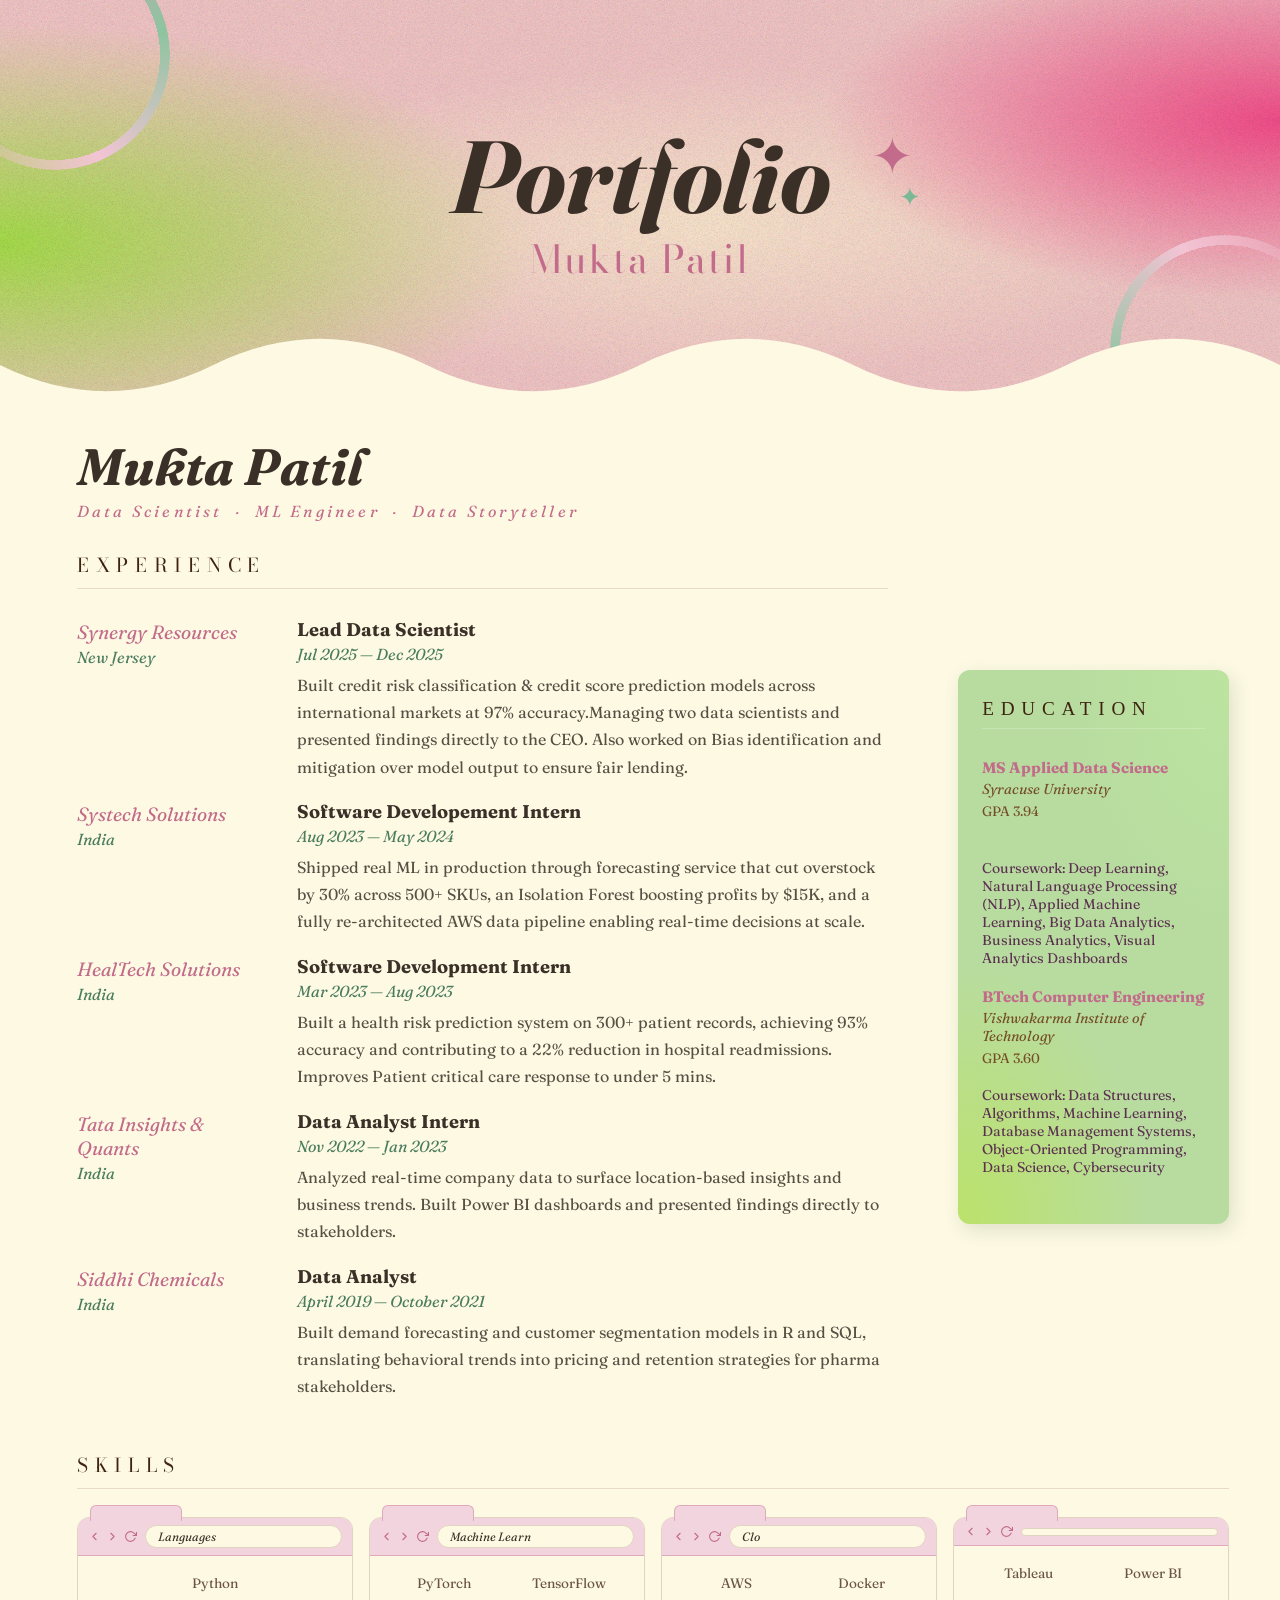
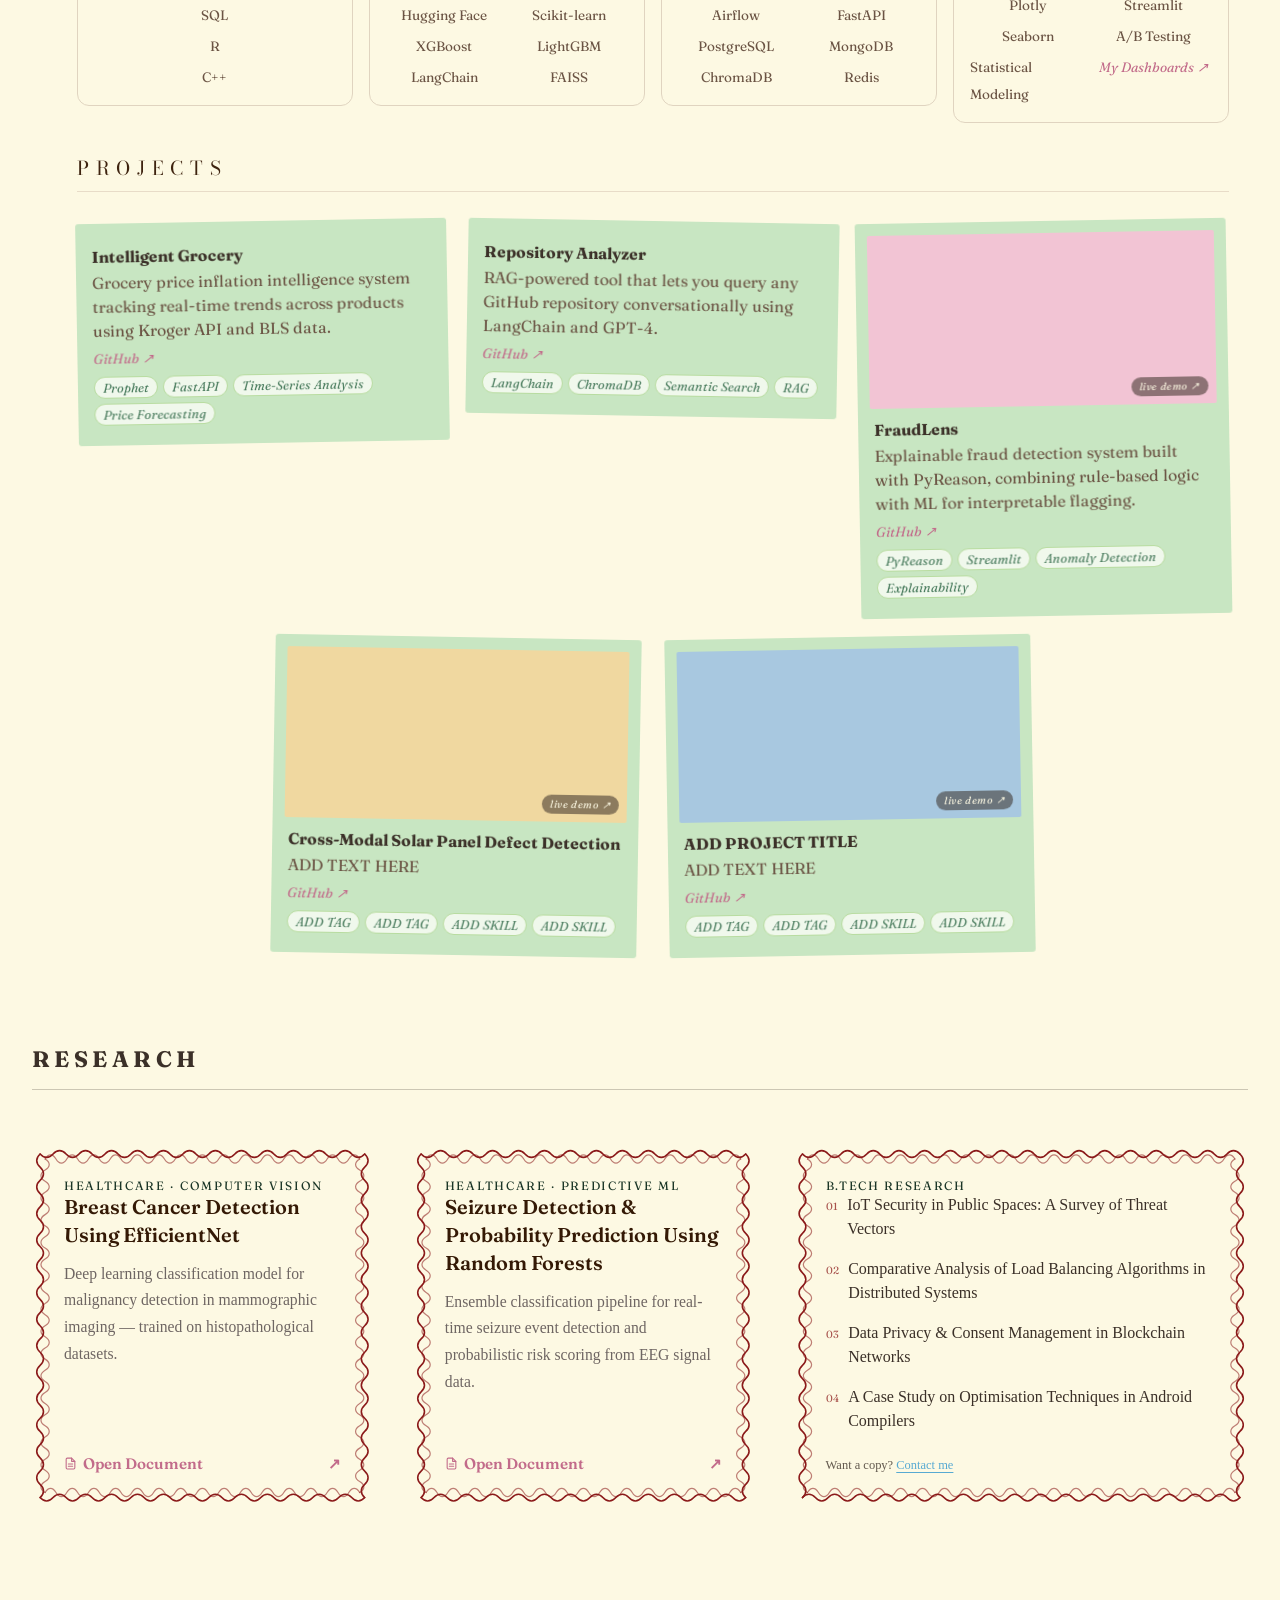
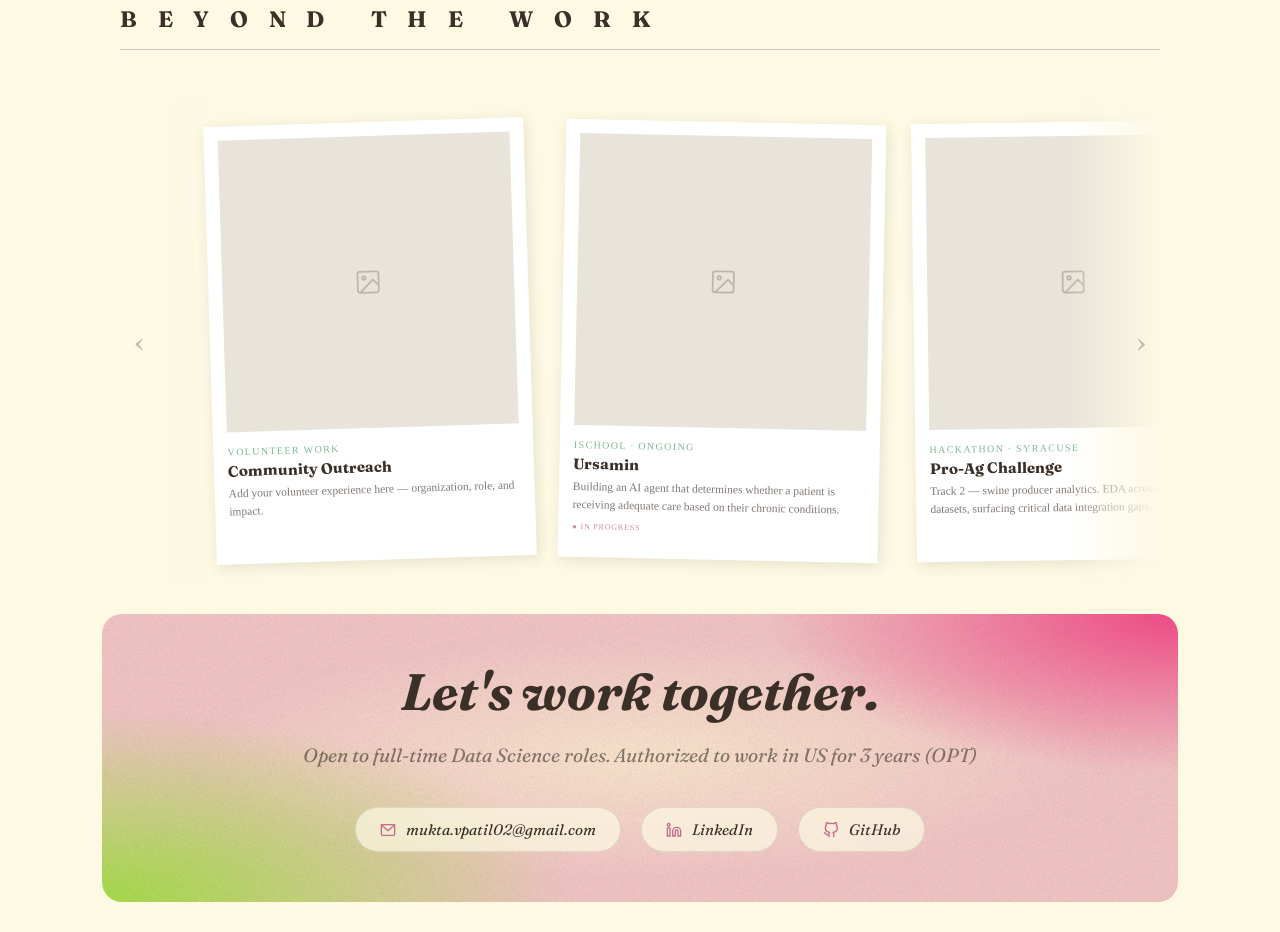
<file: index.html>
<!DOCTYPE html>
<html lang="en">
<head>
  <meta charset="UTF-8" />
  <link href="https://fonts.googleapis.com/css2?family=Fraunces:ital,wght@0,400;0,700;1,400;1,700&family=Bodoni+Moda:wght@700&display=swap" rel="stylesheet">
  <link rel="stylesheet" href="style.css">
  <!-- AOS CDN -->
<link rel="stylesheet" href="https://unpkg.com/aos@2.3.4/dist/aos.css" />
<script src="https://unpkg.com/aos@2.3.4/dist/aos.js"></script>
<script>AOS.init({ duration: 700, once: true });</script>
</head>
<body>

  <!-- ================================
       HERO START
  ================================ -->
  <section class="hero">
    <div class="ring tl"></div>
    <div class="ring br"></div>
    <div class="content">
      <div class="title-wrap">
        <h1 class="title">Portfolio<br></h1>
        <div class="sparkles">
          <span class="spark-big">✦</span>
          <span class="spark-small">✦</span>
        </div>
      </div>
      <p class="year">Mukta Patil</p>
    </div>
    <!-- wave is inside the hero so gradient flows through it -->
    <div class="wave-bottom">
      <svg viewBox="0 0 1440 70" preserveAspectRatio="none" xmlns="http://www.w3.org/2000/svg">
        <path d="M0,30 C80,65 160,65 240,30 C320,-5 400,-5 480,30 C560,65 640,65 720,30 C800,-5 880,-5 960,30 C1040,65 1120,65 1200,30 C1280,-5 1360,-5 1440,30 L1440,70 L0,70 Z" fill="#fdf9e3"/>
      </svg>
    </div>
  </section>
  <!-- HERO END -->

  <!-- ================================
       EXPERIENCE SECTION START
  ================================ -->
  <section class="experience">
    <h2 class="exp-name">Mukta Patil</h2>
<p class="exp-tagline">Data Scientist &nbsp;·&nbsp; ML Engineer &nbsp;·&nbsp; Data Storyteller</p>
    <div style="display: grid; grid-template-columns: 3fr 1fr; gap: 70px; align-items: start;">
      <div>
    <p class="exp-section-title" style = "padding: 10 px">Experience</p>

    <!-- add your experience items below this comment -->

    <div class="exp-item" data-aos="fade-up" data-aos-delay="50">
  <span class="exp-date">Synergy Resources<br><span class="exp-company">New Jersey</span></span>

  <div>
    <p class="exp-role">Lead Data Scientist </p>
    <p class="exp-company">Jul 2025 — Dec 2025</p>
    <p class="exp-desc">Built credit risk classification & credit score prediction models across  international markets at 97% accuracy.Managing two data scientists and presented findings directly to the CEO. Also worked on Bias identification and mitigation over model output to ensure fair lending.</p>
  </div>
</div>

<div class="exp-item"data-aos="fade-up" data-aos-delay="100">
  <span class="exp-date">Systech Solutions <br> <span class="exp-company">India</span></span>
  <div>
    <p class="exp-role">Software Developement Intern</p>
    <p class="exp-company">Aug 2023 — May 2024</p>
    <p class="exp-desc">Shipped real ML in production through forecasting service that cut overstock by 30% across 500+ SKUs, an Isolation Forest boosting profits by $15K, and a fully re-architected AWS data pipeline enabling real-time decisions at scale.
</p>
  </div>
</div>

<div class="exp-item"data-aos="fade-up" data-aos-delay="200">
  <span class="exp-date">HealTech Solutions<br> <span class="exp-company"> India</span></span>
  <div>
    <p class="exp-role">Software Development Intern</p>
    <p class="exp-company">Mar 2023 — Aug 2023</p>
    <p class="exp-desc">Built a health risk prediction system on 300+ patient records, achieving 93% accuracy and contributing to a 22% reduction in hospital readmissions. Improves Patient critical care response to under 5 mins.</p>
  </div>
</div>

<div class="exp-item"data-aos="fade-up" data-aos-delay="300">
  <span class="exp-date">Tata Insights &amp; Quants <br><span class="exp-company">India</span></span>
  <div>
    <p class="exp-role">Data Analyst Intern</p>
    <p class="exp-company">Nov 2022 — Jan 2023</p>
    <p class="exp-desc">Analyzed real-time company data to surface location-based insights and business trends. Built Power BI dashboards and presented findings directly to stakeholders.</p>
  </div>
</div>
<div class="exp-item"data-aos="fade-up" data-aos-delay="400">
  <span class="exp-date">Siddhi Chemicals <br><span class="exp-company">India</span></span>
  <div>
    <p class="exp-role">Data Analyst</p>
    <p class="exp-company">April 2019 — October 2021</p>
    <p class="exp-desc">Built demand forecasting and customer segmentation models in R and SQL, translating behavioral trends into pricing and retention strategies for pharma stakeholders.</p>
  </div>
</div>
</div>
 <div style="padding-top: 120px;">
  <div class="edu-card">
  <p class="exp-section-title">Education</p>

  <p class="edu-degree">MS Applied Data Science</p>
  <p class="edu-uni">Syracuse University</p>
  <p class="edu-meta">GPA 3.94</p><br>
  <p class="edu-crs">Coursework: Deep Learning, Natural Language Processing (NLP), Applied Machine Learning, Big Data Analytics, Business Analytics, Visual Analytics Dashboards</p>


  <p class="edu-degree">BTech Computer Engineering</p>
  <p class="edu-uni">Vishwakarma Institute of Technology</p>
  <p class="edu-meta" style="margin-bottom:0;">GPA 3.60</p> <br>
  <p class="edu-crs">Coursework: Data Structures, Algorithms, Machine Learning, Database Management Systems, Object-Oriented Programming, Data Science, Cybersecurity

</p>
</div>
</div>

  </div>
</section>
  <!-- EXPERIENCE SECTION END -->

  <!-- ================================
       Skills SECTION START
  ================================ -->

<section class="experience" style="padding-top: 0;">
  <p class="exp-section-title">Skills</p>
<div class="skills-grid">

    <div class="skills-window"data-aos="fade-up" data-aos-delay="0"   data-label="Languages">
      <div class="skills-top-bar">
        <div class="skills-nav">
          <svg viewBox="0 0 24 24"><polyline points="15 18 9 12 15 6"/></svg>
          <svg viewBox="0 0 24 24"><polyline points="9 18 15 12 9 6"/></svg>
          <svg viewBox="0 0 24 24"><polyline points="23 4 23 10 17 10"/><path d="M20.49 15a9 9 0 1 1-2.12-9.36L23 10"/></svg>
        </div>
        <div class="skills-address">Languages</div>
      </div>
      <div class="skills-body centered">
        <span>Python</span>
        <span>SQL</span>
        <span>R</span>
        <span>C++</span>
      </div>
    </div>

    <div class="skills-window"data-aos="fade-up" data-aos-delay="100" data-label="Machine Learning">
      <div class="skills-top-bar">
        <div class="skills-nav">
          <svg viewBox="0 0 24 24"><polyline points="15 18 9 12 15 6"/></svg>
          <svg viewBox="0 0 24 24"><polyline points="9 18 15 12 9 6"/></svg>
          <svg viewBox="0 0 24 24"><polyline points="23 4 23 10 17 10"/><path d="M20.49 15a9 9 0 1 1-2.12-9.36L23 10"/></svg>
        </div>
        <div class="skills-address">Machine Learning</div>
      </div>
      <div class="skills-body">
        <span>PyTorch</span>
        <span>TensorFlow</span>
        <span>Hugging Face</span>
        <span>Scikit-learn</span>
        <span>XGBoost</span>
        <span>LightGBM</span>
        <span>LangChain</span>
        <span>FAISS</span>
      </div>
    </div>

    <div class="skills-window"data-aos="fade-up" data-aos-delay="200" data-label="Cloud & Infrastructure">
      <div class="skills-top-bar">
        <div class="skills-nav">
          <svg viewBox="0 0 24 24"><polyline points="15 18 9 12 15 6"/></svg>
          <svg viewBox="0 0 24 24"><polyline points="9 18 15 12 9 6"/></svg>
          <svg viewBox="0 0 24 24"><polyline points="23 4 23 10 17 10"/><path d="M20.49 15a9 9 0 1 1-2.12-9.36L23 10"/></svg>
        </div>
        <div class="skills-address">Cloud & Infrastructure</div>
      </div>
      <div class="skills-body">
        <span>AWS</span>
        <span>Docker</span>
        <span>Airflow</span>
        <span>FastAPI</span>
        <span>PostgreSQL</span>
        <span>MongoDB</span>
        <span>ChromaDB</span>
        <span>Redis</span>
      </div>
    </div>

    <div class="skills-window"data-aos="fade-up" data-aos-delay="300" data-label="Visualization & Methods">
      <div class="skills-top-bar">
        <div class="skills-nav">
          <svg viewBox="0 0 24 24"><polyline points="15 18 9 12 15 6"/></svg>
          <svg viewBox="0 0 24 24"><polyline points="9 18 15 12 9 6"/></svg>
          <svg viewBox="0 0 24 24"><polyline points="23 4 23 10 17 10"/><path d="M20.49 15a9 9 0 1 1-2.12-9.36L23 10"/></svg>
        </div>
        <div class="skills-address">Visualization & Methods</div>
      </div>
      <div class="skills-body">
        <span>Tableau</span>
        <span>Power BI</span>
        <span>Plotly</span>
        <span>Streamlit</span>
        <span>Seaborn</span>
        <span>A/B Testing</span>
        <span>Statistical Modeling</span>
        <span><a href="https://public.tableau.com/app/profile/mukta.patil" target="_blank" style="color:#c26b8a; font-style:italic; text-decoration:none;">My Dashboards ↗</a></span>
      </div>
    </div>

  </div>
</section>
<!-- ================================
       Projects SECTION START
  ================================ -->
  <section class="experience" style="padding-top: 0;">
  <p class="exp-section-title">Projects</p>
  <div class="polaroid-grid">

    <!-- ROW 1 -->

    <div class="polaroid" style="--tilt:-1deg; --deal-x:300px; --deal-y:130px; --deal-rot:25deg;">
      <div class="polaroid-body">
        <p class="polaroid-title">Intelligent Grocery</p>
        <p class="polaroid-desc">Grocery price inflation intelligence system tracking real-time trends across products using Kroger API and BLS data.</p>
        <a class="github-link" href="http://github.com/MuktaPatil/Intelligent-Grocery" >GitHub ↗</a>
        <div class="tags">
          <span class="tag">Prophet</span>
          <span class="tag">FastAPI</span>
          <span class="tag">Time-Series Analysis</span>
          <span class="tag">Price Forecasting</span>
        </div>
      </div>
    </div>

    <div class="polaroid" style="--tilt:1deg;  --deal-x:0px;   --deal-y:150px; --deal-rot:-15deg;">
      <div class="polaroid-body">
        <p class="polaroid-title">Repository Analyzer</p>
        <p class="polaroid-desc">RAG-powered tool that lets you query any GitHub repository conversationally using LangChain and GPT-4.</p>
        <a class="github-link" href="https://github.com/MuktaPatil/Repository-Analyzer" target="_blank">GitHub ↗</a>
        <div class="tags">
          <span class="tag">LangChain</span>
          <span class="tag">ChromaDB</span>
          <span class="tag">Semantic Search</span>
          <span class="tag">RAG</span>
        </div>
      </div>
    </div>

    <div class="polaroid" style="--tilt:-1deg; --deal-x:-300px; --deal-y:130px; --deal-rot:-8deg;">
      <div class="polaroid-img ph-3">
        <a class="demo-link" href="ADD LINK HERE" target="_blank">live demo ↗</a>
      </div>
      <div class="polaroid-body">
        <p class="polaroid-title">FraudLens</p>
        <p class="polaroid-desc">Explainable fraud detection system built with PyReason, combining rule-based logic with ML for interpretable flagging.</p>
        <a class="github-link" href="ADD GITHUB LINK" target="_blank">GitHub ↗</a>
        <div class="tags">
          <span class="tag">PyReason</span>
          <span class="tag">Streamlit</span>
          <span class="tag">Anomaly Detection</span>
          <span class="tag">Explainability</span>
        </div>
      </div>
    </div>

    <!-- ROW 2 -->
    <div class="row-2">

      <div class="polaroid" style="--tilt:1deg; --deal-x:200px; --deal-y:-80px; --deal-rot:6deg;">
        <div class="polaroid-img ph-4">
          <a class="demo-link" href="ADD LINK HERE" target="_blank">live demo ↗</a>
        </div>
        <div class="polaroid-body">
          <p class="polaroid-title">Cross-Modal Solar Panel Defect Detection</p>
          <p class="polaroid-desc">ADD TEXT HERE</p>
          <a class="github-link" href="ADD GITHUB LINK" target="_blank">GitHub ↗</a>
          <div class="tags">
            <span class="tag">ADD TAG</span>
            <span class="tag">ADD TAG</span>
            <span class="tag">ADD SKILL</span>
            <span class="tag">ADD SKILL</span>
          </div>
        </div>
      </div>

      <div class="polaroid" style="--tilt:-1deg; --deal-x:-200px; --deal-y:-80px; --deal-rot:-6deg;">
        <div class="polaroid-img ph-5">
          <a class="demo-link" href="ADD LINK HERE" target="_blank">live demo ↗</a>
        </div>
        <div class="polaroid-body">
          <p class="polaroid-title">ADD PROJECT TITLE</p>
          <p class="polaroid-desc">ADD TEXT HERE</p>
          <a class="github-link" href="ADD GITHUB LINK" target="_blank">GitHub ↗</a>
          <div class="tags">
            <span class="tag">ADD TAG</span>
            <span class="tag">ADD TAG</span>
            <span class="tag">ADD SKILL</span>
            <span class="tag">ADD SKILL</span>
          </div>
        </div>
      </div>

    </div>

  </div>
</section>
<!-- =============================================
   PUBLICATIONS SECTION — drop into your portfolio
   Papers folder: create /papers/ in your project root
   and place your two PDFs there:
     → papers/breast-cancer-efficientnet.pdf
     → papers/seizure-detection-rf.pdf
   ============================================= -->
 <section id="publications" class="publications-section">
  <div class="pub-inner">
 
    <div class="pub-header">
  <h2 class="pub-title">RESEARCH </h2>
  <hr class="pub-divider">
    </div>

 
    <div class="pub-row">
 
      <!-- Box 1 -->
      <a class="pub-box" href="./papers/breast-cancer-efficientnet.pdf" target="_blank" rel="noopener noreferrer">
        <svg class="wavy-border" aria-hidden="true"></svg>
        <div class="pub-box-inner">
          <div class="pub-tag">Healthcare · Computer Vision</div>
          <h3 class="pub-name">Breast Cancer Detection Using EfficientNet</h3>
          <p class="pub-desc">Deep learning classification model for malignancy detection in mammographic imaging — trained on histopathological datasets.</p>
          <div class="pub-cta">
            <svg width="13" height="13" viewBox="0 0 24 24" fill="none" stroke="currentColor" stroke-width="2" stroke-linecap="round" stroke-linejoin="round"><path d="M14 2H6a2 2 0 0 0-2 2v16a2 2 0 0 0 2 2h12a2 2 0 0 0 2-2V8z"/><polyline points="14 2 14 8 20 8"/><line x1="16" y1="13" x2="8" y2="13"/><line x1="16" y1="17" x2="8" y2="17"/></svg>
            Open Document <span class="arrow">↗</span>
          </div>
        </div>
      </a>
 
      <!-- Box 2 -->
      <a class="pub-box" href="./papers/seizure-detection-rf.pdf" target="_blank" rel="noopener noreferrer">
        <svg class="wavy-border" aria-hidden="true"></svg>
        <div class="pub-box-inner">
          <div class="pub-tag">Healthcare · Predictive ML</div>
          <h3 class="pub-name">Seizure Detection & Probability Prediction Using Random Forests</h3>
          <p class="pub-desc">Ensemble classification pipeline for real-time seizure event detection and probabilistic risk scoring from EEG signal data.</p>
          <div class="pub-cta">
            <svg width="13" height="13" viewBox="0 0 24 24" fill="none" stroke="currentColor" stroke-width="2" stroke-linecap="round" stroke-linejoin="round"><path d="M14 2H6a2 2 0 0 0-2 2v16a2 2 0 0 0 2 2h12a2 2 0 0 0 2-2V8z"/><polyline points="14 2 14 8 20 8"/><line x1="16" y1="13" x2="8" y2="13"/><line x1="16" y1="17" x2="8" y2="17"/></svg>
            Open Document <span class="arrow">↗</span>
          </div>
        </div>
      </a>
 
      <!-- Box 3 -->
      <div class="pub-box pub-box--other">
        <svg class="wavy-border" aria-hidden="true"></svg>
        <div class="pub-box-inner">
          <div class="pub-tag">B.Tech Research</div>
          <ul class="other-list">
            <li><span class="other-num">01</span>IoT Security in Public Spaces: A Survey of Threat Vectors</li>
            <li><span class="other-num">02</span>Comparative Analysis of Load Balancing Algorithms in Distributed Systems</li>
            <li><span class="other-num">03</span>Data Privacy & Consent Management in Blockchain Networks</li>
            <li><span class="other-num">04</span>A Case Study on Optimisation Techniques in Android Compilers</li>
          </ul>
          <p class="other-contact">Want a copy? <a href="#contact" class="other-link">Contact me</a></p>
        </div>
      </div>
 
    </div>
  </div>
</section>

<!-- =============================================
   BEYOND THE WORK — Carousel Section
   
   TO ADD PHOTOS: replace the <div class="photo-placeholder">
   block inside each .polaroid-photo with:
   <img src="./images/your-photo.jpg" alt="description">
   ============================================= -->
 
<section id="beyond" class="btw-section">
  <div class="btw-inner">
    <h2 class="btw-title">B E Y O N D &nbsp; T H E &nbsp; W O R K</h2>
    <hr class="btw-divider">
 
    <div class="btw-carousel-wrap">
      <button class="btw-arrow prev" id="btw-prev">&#8249;</button>
      <button class="btw-arrow next" id="btw-next">&#8250;</button>
 
      <div class="btw-track" id="btw-track">
 
        <!-- Card 1: Volunteer -->
        <div class="btw-card">
          <div class="btw-photo">
            <div class="btw-photo-placeholder">
              <svg width="28" height="28" viewBox="0 0 24 24" fill="none" stroke="#3b3028" stroke-width="1.5"><rect x="3" y="3" width="18" height="18" rx="2"/><circle cx="8.5" cy="8.5" r="1.5"/><path d="m21 15-5-5L5 21"/></svg>
            </div>
          </div>
          <div class="btw-tag">Volunteer Work</div>
          <p class="btw-name">Community Outreach</p>
          <p class="btw-desc">Add your volunteer experience here — organization, role, and impact.</p>
        </div>
 
        <!-- Card 2: Ursamin -->
        <div class="btw-card">
          <div class="btw-photo">
            <div class="btw-photo-placeholder">
              <svg width="28" height="28" viewBox="0 0 24 24" fill="none" stroke="#3b3028" stroke-width="1.5"><rect x="3" y="3" width="18" height="18" rx="2"/><circle cx="8.5" cy="8.5" r="1.5"/><path d="m21 15-5-5L5 21"/></svg>
            </div>
          </div>
          <div class="btw-tag">iSchool · Ongoing</div>
          <p class="btw-name">Ursamin</p>
          <p class="btw-desc">Building an AI agent that determines whether a patient is receiving adequate care based on their chronic conditions.</p>
          <span class="btw-status">● In Progress</span>
        </div>
 
        <!-- Card 3: Pro-Ag -->
        <div class="btw-card">
          <div class="btw-photo">
            <div class="btw-photo-placeholder">
              <svg width="28" height="28" viewBox="0 0 24 24" fill="none" stroke="#3b3028" stroke-width="1.5"><rect x="3" y="3" width="18" height="18" rx="2"/><circle cx="8.5" cy="8.5" r="1.5"/><path d="m21 15-5-5L5 21"/></svg>
            </div>
          </div>
          <div class="btw-tag">Hackathon · Syracuse</div>
          <p class="btw-name">Pro-Ag Challenge</p>
          <p class="btw-desc">Track 2 — swine producer analytics. EDA across seven datasets, surfacing critical data integration gaps.</p>
        </div>
 
        <!-- Card 4: Orange Hoops -->
        <div class="btw-card">
          <div class="btw-photo">
            <div class="btw-photo-placeholder">
              <svg width="28" height="28" viewBox="0 0 24 24" fill="none" stroke="#3b3028" stroke-width="1.5"><rect x="3" y="3" width="18" height="18" rx="2"/><circle cx="8.5" cy="8.5" r="1.5"/><path d="m21 15-5-5L5 21"/></svg>
            </div>
          </div>
          <div class="btw-tag">Hackathon</div>
          <p class="btw-name">Orange Hoops</p>
          <p class="btw-desc">Add your Orange Hoops hackathon details here — challenge, team, and what you built.</p>
        </div>
 
      </div>
    </div>
  </div>
</section>
  <!-- ================================
      contact SECTION START
  ================================ -->
  <section class="contact">
    <div class="contact-inner">

      <div>
        <h2 class="contact-heading">Let's work together.</h2>
        <p class="contact-sub">Open to full-time Data Science roles. Authorized to work in US for 3 years (OPT)</p>
      </div>

      <div class="contact-links">

        <a class="contact-link" href="mailto:mukta.vpatil02@gmail.com">
          <svg viewBox="0 0 24 24"><rect x="2" y="4" width="20" height="16" rx="2"/><polyline points="2,4 12,13 22,4"/></svg>
          mukta.vpatil02@gmail.com
        </a>

        <a class="contact-link" href="https://linkedin.com/in/mukta-patil" target="_blank">
          <svg viewBox="0 0 24 24"><path d="M16 8a6 6 0 0 1 6 6v7h-4v-7a2 2 0 0 0-2-2 2 2 0 0 0-2 2v7h-4v-7a6 6 0 0 1 6-6z"/><rect x="2" y="9" width="4" height="12"/><circle cx="4" cy="4" r="2"/></svg>
          LinkedIn
        </a>

        <a class="contact-link" href="https://github.com/mukta-patil" target="_blank">
          <svg viewBox="0 0 24 24"><path d="M9 19c-5 1.5-5-2.5-7-3m14 6v-3.87a3.37 3.37 0 0 0-.94-2.61c3.14-.35 6.44-1.54 6.44-7A5.44 5.44 0 0 0 20 4.77 5.07 5.07 0 0 0 19.91 1S18.73.65 16 2.48a13.38 13.38 0 0 0-7 0C6.27.65 5.09 1 5.09 1A5.07 5.07 0 0 0 5 4.77a5.44 5.44 0 0 0-1.5 3.78c0 5.42 3.3 6.61 6.44 7A3.37 3.37 0 0 0 9 18.13V22"/></svg>
          GitHub
        </a>

      </div>

    </div>
  </section>

<script src="https://unpkg.com/aos@2.3.4/dist/aos.js"></script>
<script>AOS.init({ duration: 650, once: true });</script>
<script>
function loopTypewriter(el, text, typeSpeed = 65, deleteSpeed = 38, pauseAfter = 2500, pauseBefore = 400) {
  let i = 0;
  let deleting = false;
  function tick() {
    if (!deleting) {
      el.textContent = text.slice(0, i + 1);
      i++;
      if (i === text.length) { deleting = true; setTimeout(tick, pauseAfter); return; }
      setTimeout(tick, typeSpeed);
    } else {
      el.textContent = text.slice(0, i - 1);
      i--;
      if (i === 0) { deleting = false; setTimeout(tick, pauseBefore); return; }
      setTimeout(tick, deleteSpeed);
    }
  }
  tick();
}

// wait for page + AOS to settle, then kick off staggered typewriters
window.addEventListener('load', () => {
  document.querySelectorAll('.skills-window').forEach((card, idx) => {
    const address = card.querySelector('.skills-address');
    const label = card.dataset.label;
    address.textContent = '';
    setTimeout(() => loopTypewriter(address, label), 400 + idx * 700);
  });
});
</script>

<script>
  const cards = document.querySelectorAll('.polaroid');
  const observer = new IntersectionObserver((entries) => {
    entries.forEach(entry => {
      if (!entry.isIntersecting) return;
      const card = entry.target;
      const idx = [...cards].indexOf(card);
      setTimeout(() => card.classList.add('dealt'), idx * 100);
      observer.unobserve(card);
    });
  }, { threshold: 0.1 });
  cards.forEach(c => observer.observe(c));

  // Waves - Publications
  function wavePath(x0,y0,x1,y1,axis,amp,waveLen,phase){
  const len = axis==='x' ? Math.abs(x1-x0) : Math.abs(y1-y0);
  const dirX = x1>x0?1:-1, dirY = y1>y0?1:-1;
  const halfWaves = Math.max(2, Math.round(len/(waveLen/2)));
  const seg = len/halfWaves;
  let d = `M ${x0.toFixed(1)} ${y0.toFixed(1)}`;
  for(let i=0;i<halfWaves;i++){
    const sign = (i+phase)%2<1 ? 1 : -1;
    if(axis==='x'){
      const sx=x0+dirX*i*seg, ex=x0+dirX*(i+1)*seg;
      const cp1x=(sx+dirX*seg*0.3).toFixed(1), cp2x=(sx+dirX*seg*0.7).toFixed(1);
      const cy=(y0+sign*amp).toFixed(1);
      d+=` C ${cp1x} ${cy},${cp2x} ${cy},${ex.toFixed(1)} ${y0.toFixed(1)}`;
    } else {
      const sy=y0+dirY*i*seg, ey=y0+dirY*(i+1)*seg;
      const cp1y=(sy+dirY*seg*0.3).toFixed(1), cp2y=(sy+dirY*seg*0.7).toFixed(1);
      const cx=(x0+sign*amp).toFixed(1);
      d+=` C ${cx} ${cp1y},${cx} ${cp2y},${x0.toFixed(1)} ${ey.toFixed(1)}`;
    }
  }
  return d;
}

function drawBorder(svgEl){
  while(svgEl.firstChild) svgEl.removeChild(svgEl.firstChild);
  const W=svgEl.parentElement.offsetWidth, H=svgEl.parentElement.offsetHeight;
  svgEl.setAttribute('viewBox',`0 0 ${W} ${H}`);

  const lines = [
    { pad:8,  amp:4.5, waveLen:26, phase:0, opacity:1,    strokeW:1.6 },
    { pad:13, amp:5.5, waveLen:22, phase:1, opacity:0.55, strokeW:1.2 },
  ];

  lines.forEach(l=>{
    const p=l.pad;
    [[p,p,W-p,p,'x'],[W-p,p,W-p,H-p,'y'],[W-p,H-p,p,H-p,'x'],[p,H-p,p,p,'y']].forEach(s=>{
      const path=document.createElementNS('http://www.w3.org/2000/svg','path');
      path.setAttribute('d', wavePath(s[0],s[1],s[2],s[3],s[4],l.amp,l.waveLen,l.phase));
      path.setAttribute('fill','none');
      path.setAttribute('stroke','#8B1A1A');
      path.setAttribute('stroke-width',l.strokeW);
      path.setAttribute('stroke-linecap','round');
      path.setAttribute('opacity',l.opacity);
      svgEl.appendChild(path);
    });
  });
}

function init(){ document.querySelectorAll('.wavy-border').forEach(drawBorder); }
setTimeout(init,80);
window.addEventListener('resize',()=>setTimeout(init,100));


(function () {
    const track = document.getElementById('btw-track');
    const cards = Array.from(track.querySelectorAll('.btw-card'));
    const cardW = () => cards[0].offsetWidth + 32;
 
    document.getElementById('btw-next').onclick = () => track.scrollBy({ left: cardW(), behavior: 'smooth' });
    document.getElementById('btw-prev').onclick = () => track.scrollBy({ left: -cardW(), behavior: 'smooth' });
 
    let isDown = false, startX, scrollLeft;
    track.addEventListener('mousedown', e => {
      isDown = true;
      track.classList.add('grabbing');
      startX = e.pageX - track.offsetLeft;
      scrollLeft = track.scrollLeft;
    });
    track.addEventListener('mouseleave', () => { isDown = false; track.classList.remove('grabbing'); });
    track.addEventListener('mouseup', () => { isDown = false; track.classList.remove('grabbing'); });
    track.addEventListener('mousemove', e => {
      if (!isDown) return;
      e.preventDefault();
      track.scrollLeft = scrollLeft - (e.pageX - track.offsetLeft - startX) * 1.5;
    });
 
    let touchStartX, touchScrollLeft;
    track.addEventListener('touchstart', e => {
      touchStartX = e.touches[0].pageX;
      touchScrollLeft = track.scrollLeft;
    }, { passive: true });
    track.addEventListener('touchmove', e => {
      track.scrollLeft = touchScrollLeft - (e.touches[0].pageX - touchStartX);
    }, { passive: true });
  })();
</script>
</body>
</html>
</file>
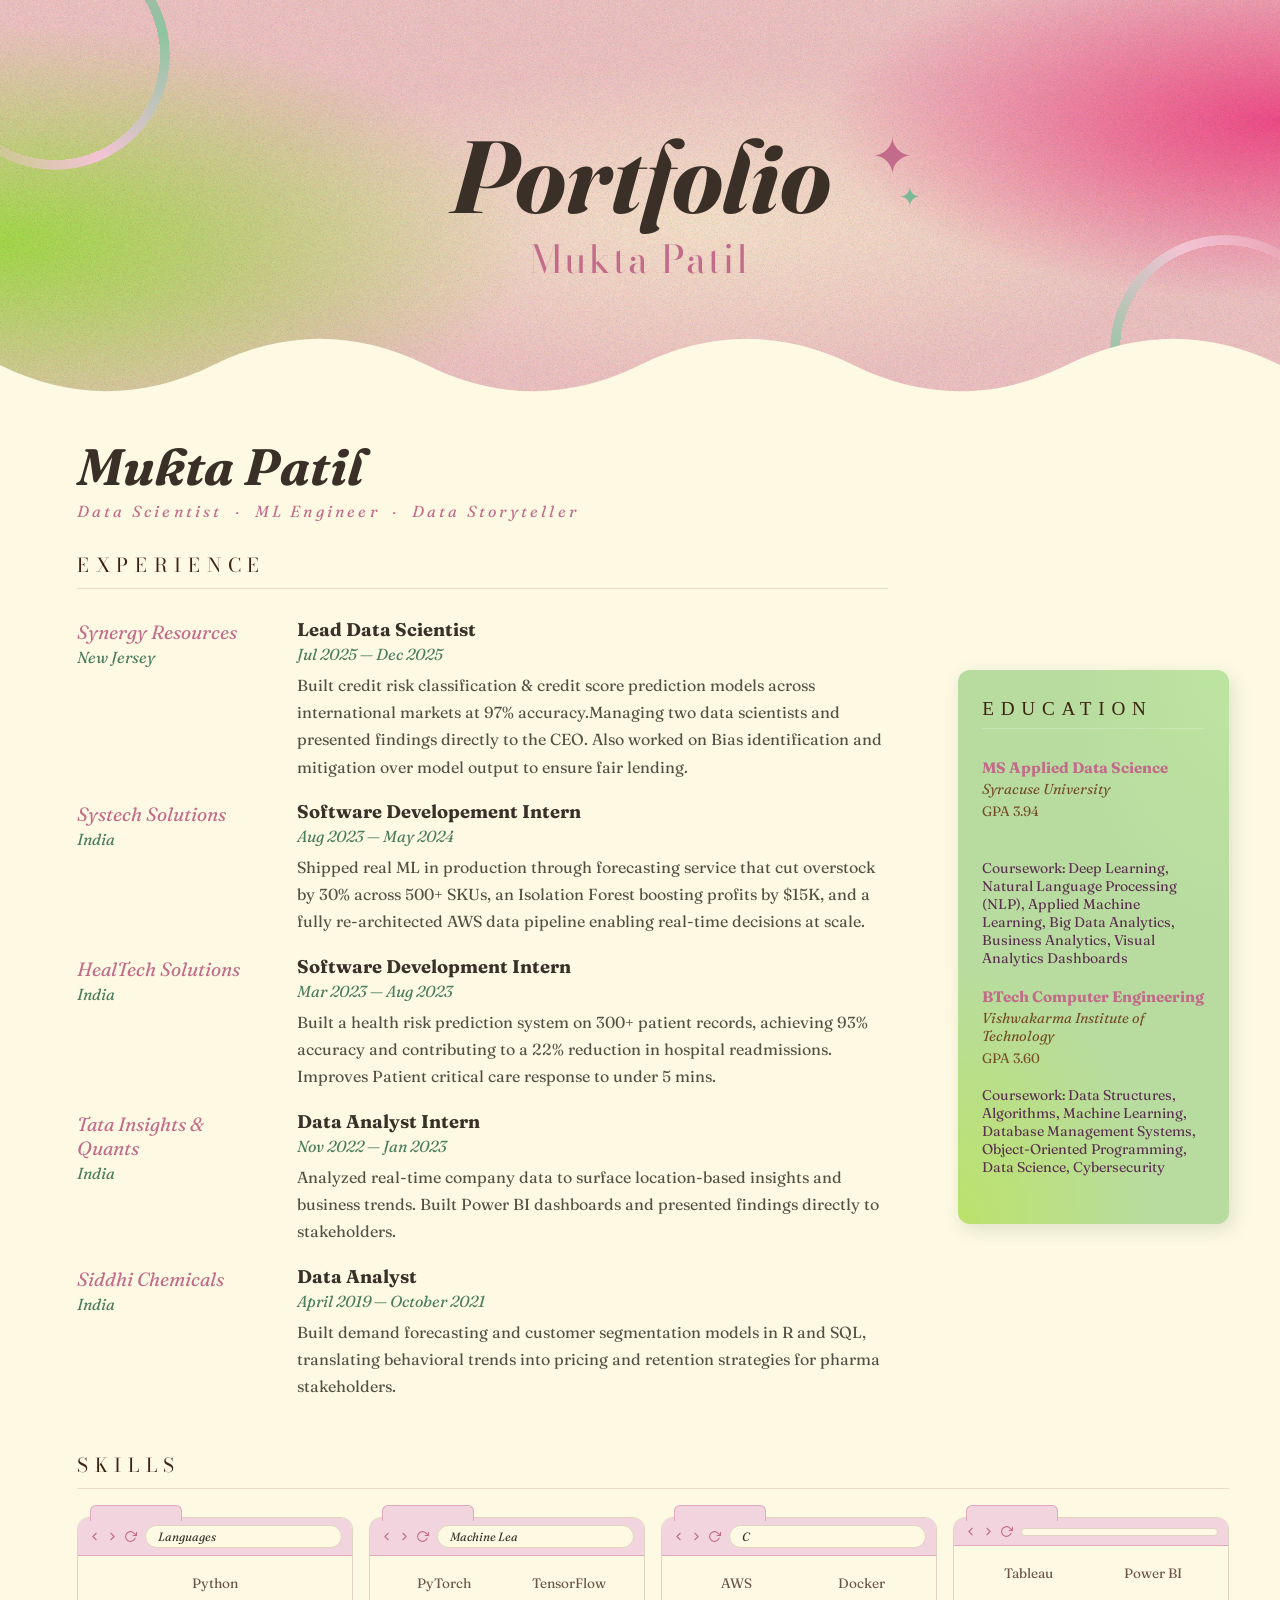
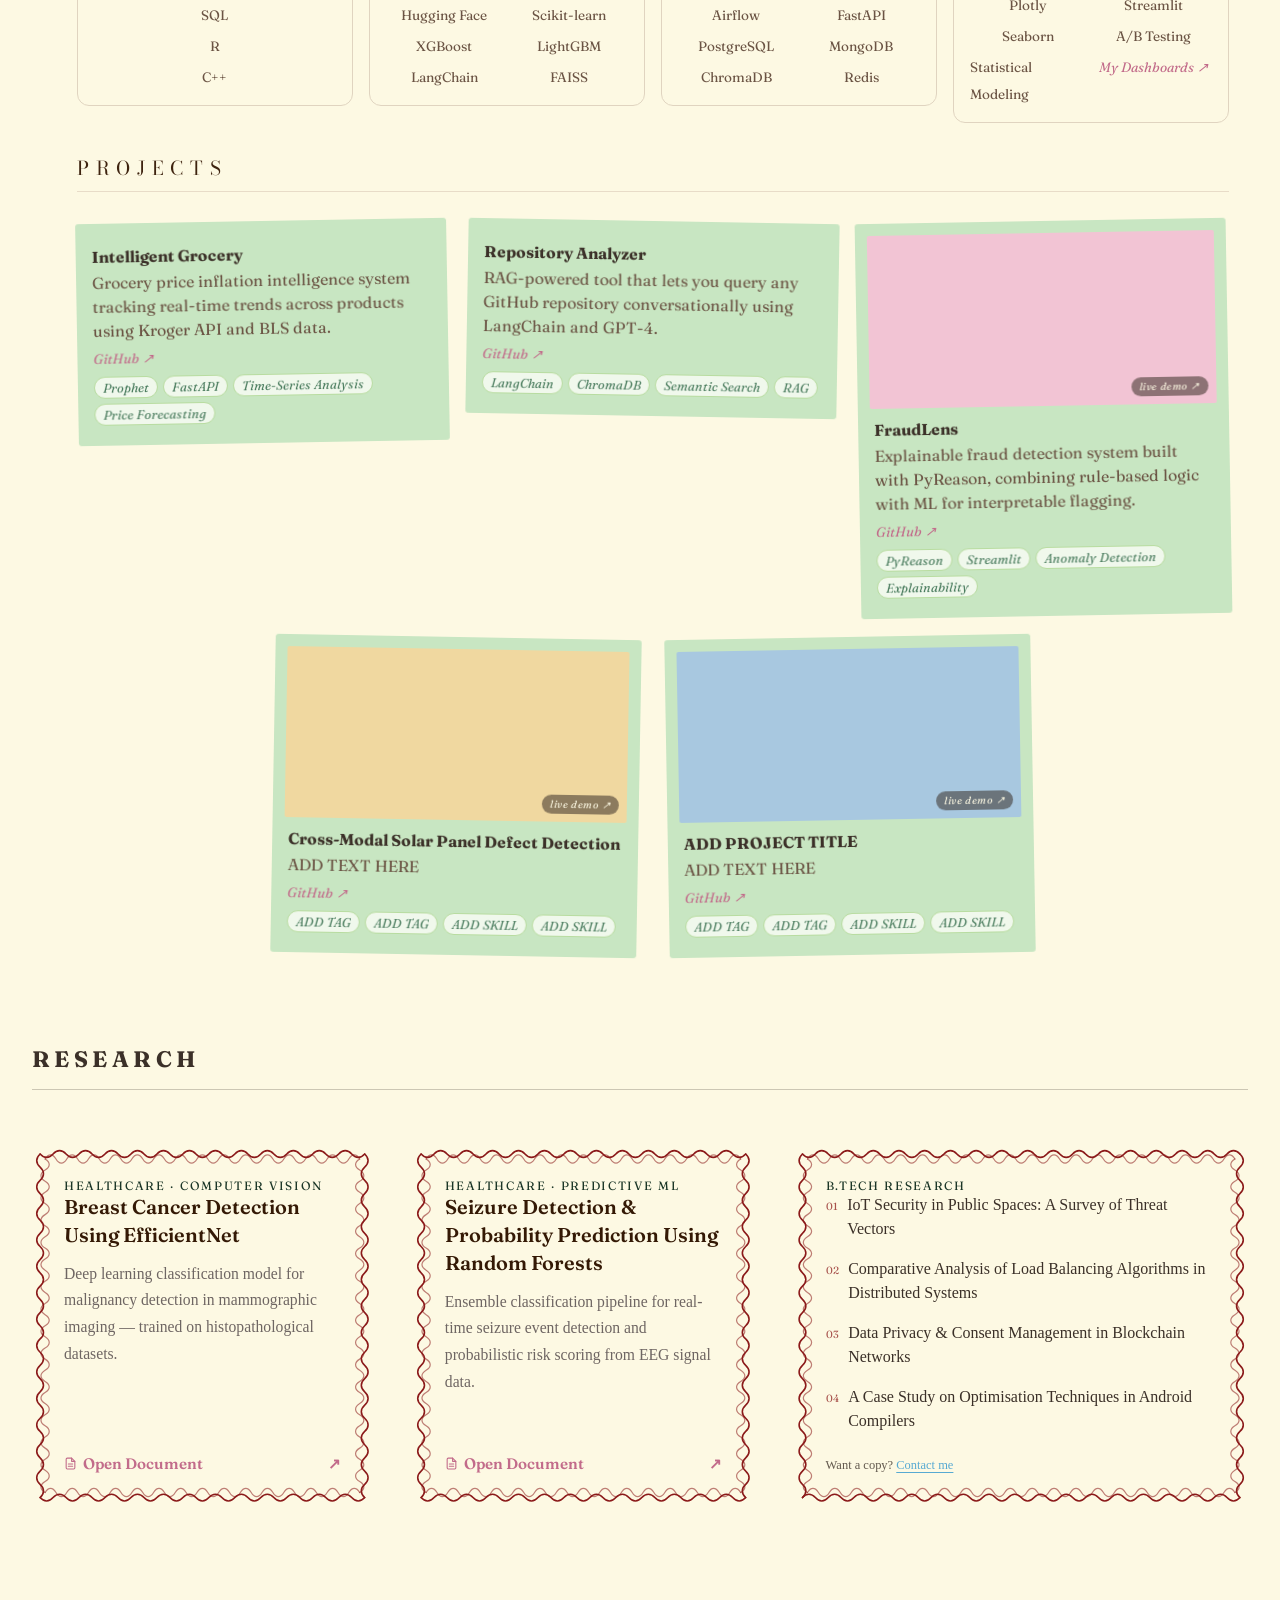
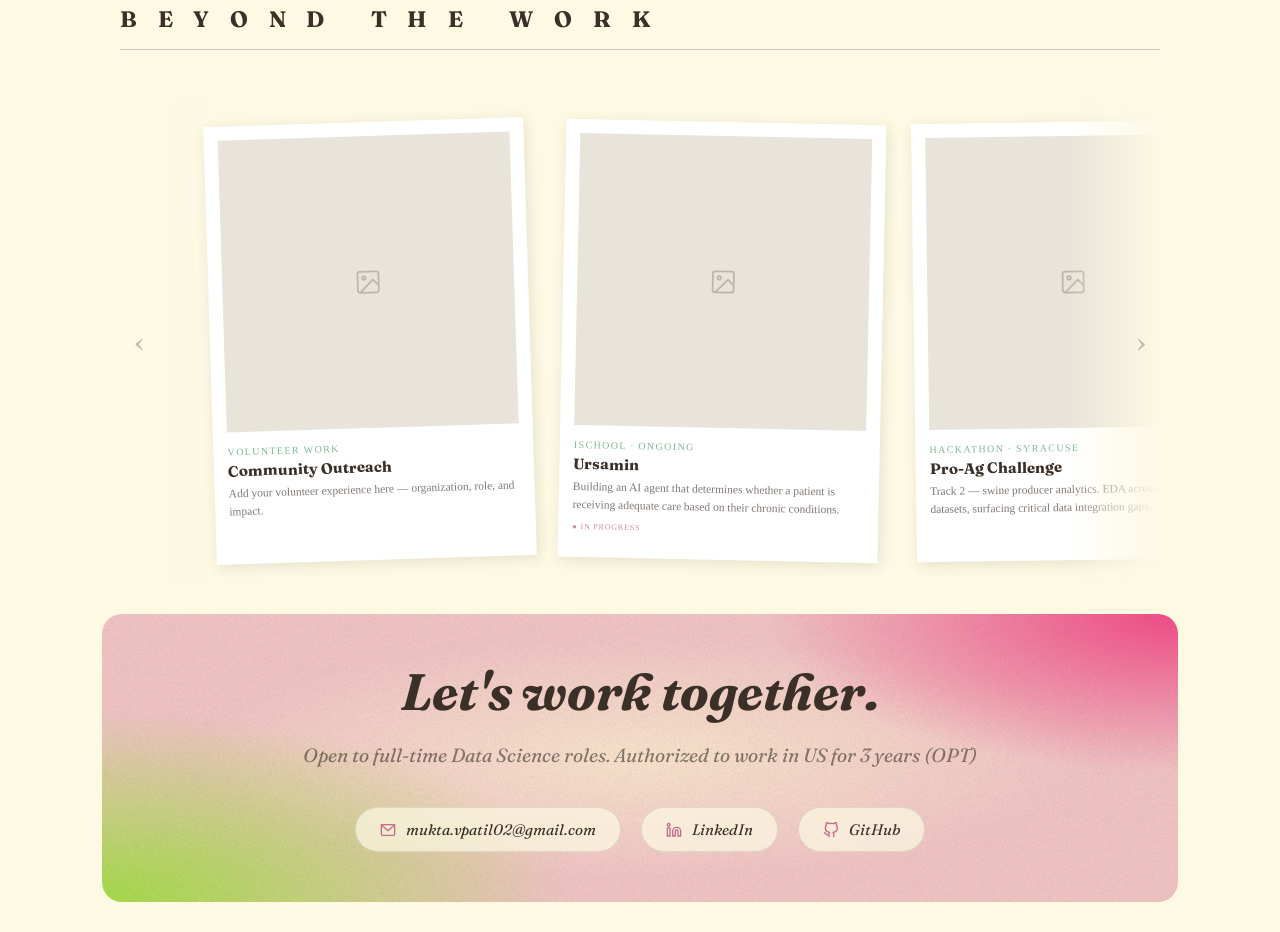
<file: start.html>
<!DOCTYPE html>
<html lang="en">
<head>
  <meta charset="UTF-8" />
  <link href="https://fonts.googleapis.com/css2?family=Fraunces:ital,wght@0,400;0,700;1,400;1,700&family=Bodoni+Moda:wght@700&display=swap" rel="stylesheet">
  <link rel="stylesheet" href="style.css">
  <!-- AOS CDN -->
<link rel="stylesheet" href="https://unpkg.com/aos@2.3.4/dist/aos.css" />
<script src="https://unpkg.com/aos@2.3.4/dist/aos.js"></script>
<script>AOS.init({ duration: 700, once: true });</script>
</head>
<body>

  <!-- ================================
       HERO START
  ================================ -->
  <section class="hero">
    <div class="ring tl"></div>
    <div class="ring br"></div>
    <div class="content">
      <div class="title-wrap">
        <h1 class="title">Portfolio<br></h1>
        <div class="sparkles">
          <span class="spark-big">✦</span>
          <span class="spark-small">✦</span>
        </div>
      </div>
      <p class="year">Mukta Patil</p>
    </div>
    <!-- wave is inside the hero so gradient flows through it -->
    <div class="wave-bottom">
      <svg viewBox="0 0 1440 70" preserveAspectRatio="none" xmlns="http://www.w3.org/2000/svg">
        <path d="M0,30 C80,65 160,65 240,30 C320,-5 400,-5 480,30 C560,65 640,65 720,30 C800,-5 880,-5 960,30 C1040,65 1120,65 1200,30 C1280,-5 1360,-5 1440,30 L1440,70 L0,70 Z" fill="#fdf9e3"/>
      </svg>
    </div>
  </section>
  <!-- HERO END -->

  <!-- ================================
       EXPERIENCE SECTION START
  ================================ -->
  <section class="experience">
    <h2 class="exp-name">Mukta Patil</h2>
<p class="exp-tagline">Data Scientist &nbsp;·&nbsp; ML Engineer &nbsp;·&nbsp; Data Storyteller</p>
    <div style="display: grid; grid-template-columns: 3fr 1fr; gap: 70px; align-items: start;">
      <div>
    <p class="exp-section-title" style = "padding: 10 px">Experience</p>

    <!-- add your experience items below this comment -->

    <div class="exp-item" data-aos="fade-up" data-aos-delay="50">
  <span class="exp-date">Synergy Resources<br><span class="exp-company">New Jersey</span></span>

  <div>
    <p class="exp-role">Lead Data Scientist </p>
    <p class="exp-company">Jul 2025 — Dec 2025</p>
    <p class="exp-desc">Built credit risk classification & credit score prediction models across  international markets at 97% accuracy.Managing two data scientists and presented findings directly to the CEO. Also worked on Bias identification and mitigation over model output to ensure fair lending.</p>
  </div>
</div>

<div class="exp-item"data-aos="fade-up" data-aos-delay="100">
  <span class="exp-date">Systech Solutions <br> <span class="exp-company">India</span></span>
  <div>
    <p class="exp-role">Software Developement Intern</p>
    <p class="exp-company">Aug 2023 — May 2024</p>
    <p class="exp-desc">Shipped real ML in production through forecasting service that cut overstock by 30% across 500+ SKUs, an Isolation Forest boosting profits by $15K, and a fully re-architected AWS data pipeline enabling real-time decisions at scale.
</p>
  </div>
</div>

<div class="exp-item"data-aos="fade-up" data-aos-delay="200">
  <span class="exp-date">HealTech Solutions<br> <span class="exp-company"> India</span></span>
  <div>
    <p class="exp-role">Software Development Intern</p>
    <p class="exp-company">Mar 2023 — Aug 2023</p>
    <p class="exp-desc">Built a health risk prediction system on 300+ patient records, achieving 93% accuracy and contributing to a 22% reduction in hospital readmissions. Improves Patient critical care response to under 5 mins.</p>
  </div>
</div>

<div class="exp-item"data-aos="fade-up" data-aos-delay="300">
  <span class="exp-date">Tata Insights &amp; Quants <br><span class="exp-company">India</span></span>
  <div>
    <p class="exp-role">Data Analyst Intern</p>
    <p class="exp-company">Nov 2022 — Jan 2023</p>
    <p class="exp-desc">Analyzed real-time company data to surface location-based insights and business trends. Built Power BI dashboards and presented findings directly to stakeholders.</p>
  </div>
</div>
<div class="exp-item"data-aos="fade-up" data-aos-delay="400">
  <span class="exp-date">Siddhi Chemicals <br><span class="exp-company">India</span></span>
  <div>
    <p class="exp-role">Data Analyst</p>
    <p class="exp-company">April 2019 — October 2021</p>
    <p class="exp-desc">Built demand forecasting and customer segmentation models in R and SQL, translating behavioral trends into pricing and retention strategies for pharma stakeholders.</p>
  </div>
</div>
</div>
 <div style="padding-top: 120px;">
  <div class="edu-card">
  <p class="exp-section-title">Education</p>

  <p class="edu-degree">MS Applied Data Science</p>
  <p class="edu-uni">Syracuse University</p>
  <p class="edu-meta">GPA 3.94</p><br>
  <p class="edu-crs">Coursework: Deep Learning, Natural Language Processing (NLP), Applied Machine Learning, Big Data Analytics, Business Analytics, Visual Analytics Dashboards</p>


  <p class="edu-degree">BTech Computer Engineering</p>
  <p class="edu-uni">Vishwakarma Institute of Technology</p>
  <p class="edu-meta" style="margin-bottom:0;">GPA 3.60</p> <br>
  <p class="edu-crs">Coursework: Data Structures, Algorithms, Machine Learning, Database Management Systems, Object-Oriented Programming, Data Science, Cybersecurity

</p>
</div>
</div>

  </div>
</section>
  <!-- EXPERIENCE SECTION END -->

  <!-- ================================
       Skills SECTION START
  ================================ -->

<section class="experience" style="padding-top: 0;">
  <p class="exp-section-title">Skills</p>
<div class="skills-grid">

    <div class="skills-window"data-aos="fade-up" data-aos-delay="0"   data-label="Languages">
      <div class="skills-top-bar">
        <div class="skills-nav">
          <svg viewBox="0 0 24 24"><polyline points="15 18 9 12 15 6"/></svg>
          <svg viewBox="0 0 24 24"><polyline points="9 18 15 12 9 6"/></svg>
          <svg viewBox="0 0 24 24"><polyline points="23 4 23 10 17 10"/><path d="M20.49 15a9 9 0 1 1-2.12-9.36L23 10"/></svg>
        </div>
        <div class="skills-address">Languages</div>
      </div>
      <div class="skills-body centered">
        <span>Python</span>
        <span>SQL</span>
        <span>R</span>
        <span>C++</span>
      </div>
    </div>

    <div class="skills-window"data-aos="fade-up" data-aos-delay="100" data-label="Machine Learning">
      <div class="skills-top-bar">
        <div class="skills-nav">
          <svg viewBox="0 0 24 24"><polyline points="15 18 9 12 15 6"/></svg>
          <svg viewBox="0 0 24 24"><polyline points="9 18 15 12 9 6"/></svg>
          <svg viewBox="0 0 24 24"><polyline points="23 4 23 10 17 10"/><path d="M20.49 15a9 9 0 1 1-2.12-9.36L23 10"/></svg>
        </div>
        <div class="skills-address">Machine Learning</div>
      </div>
      <div class="skills-body">
        <span>PyTorch</span>
        <span>TensorFlow</span>
        <span>Hugging Face</span>
        <span>Scikit-learn</span>
        <span>XGBoost</span>
        <span>LightGBM</span>
        <span>LangChain</span>
        <span>FAISS</span>
      </div>
    </div>

    <div class="skills-window"data-aos="fade-up" data-aos-delay="200" data-label="Cloud & Infrastructure">
      <div class="skills-top-bar">
        <div class="skills-nav">
          <svg viewBox="0 0 24 24"><polyline points="15 18 9 12 15 6"/></svg>
          <svg viewBox="0 0 24 24"><polyline points="9 18 15 12 9 6"/></svg>
          <svg viewBox="0 0 24 24"><polyline points="23 4 23 10 17 10"/><path d="M20.49 15a9 9 0 1 1-2.12-9.36L23 10"/></svg>
        </div>
        <div class="skills-address">Cloud & Infrastructure</div>
      </div>
      <div class="skills-body">
        <span>AWS</span>
        <span>Docker</span>
        <span>Airflow</span>
        <span>FastAPI</span>
        <span>PostgreSQL</span>
        <span>MongoDB</span>
        <span>ChromaDB</span>
        <span>Redis</span>
      </div>
    </div>

    <div class="skills-window"data-aos="fade-up" data-aos-delay="300" data-label="Visualization & Methods">
      <div class="skills-top-bar">
        <div class="skills-nav">
          <svg viewBox="0 0 24 24"><polyline points="15 18 9 12 15 6"/></svg>
          <svg viewBox="0 0 24 24"><polyline points="9 18 15 12 9 6"/></svg>
          <svg viewBox="0 0 24 24"><polyline points="23 4 23 10 17 10"/><path d="M20.49 15a9 9 0 1 1-2.12-9.36L23 10"/></svg>
        </div>
        <div class="skills-address">Visualization & Methods</div>
      </div>
      <div class="skills-body">
        <span>Tableau</span>
        <span>Power BI</span>
        <span>Plotly</span>
        <span>Streamlit</span>
        <span>Seaborn</span>
        <span>A/B Testing</span>
        <span>Statistical Modeling</span>
        <span><a href="https://public.tableau.com/app/profile/mukta.patil" target="_blank" style="color:#c26b8a; font-style:italic; text-decoration:none;">My Dashboards ↗</a></span>
      </div>
    </div>

  </div>
</section>
<!-- ================================
       Projects SECTION START
  ================================ -->
  <section class="experience" style="padding-top: 0;">
  <p class="exp-section-title">Projects</p>
  <div class="polaroid-grid">

    <!-- ROW 1 -->

    <div class="polaroid" style="--tilt:-1deg; --deal-x:300px; --deal-y:130px; --deal-rot:25deg;">
      <div class="polaroid-body">
        <p class="polaroid-title">Intelligent Grocery</p>
        <p class="polaroid-desc">Grocery price inflation intelligence system tracking real-time trends across products using Kroger API and BLS data.</p>
        <a class="github-link" href="http://github.com/MuktaPatil/Intelligent-Grocery" >GitHub ↗</a>
        <div class="tags">
          <span class="tag">Prophet</span>
          <span class="tag">FastAPI</span>
          <span class="tag">Time-Series Analysis</span>
          <span class="tag">Price Forecasting</span>
        </div>
      </div>
    </div>

    <div class="polaroid" style="--tilt:1deg;  --deal-x:0px;   --deal-y:150px; --deal-rot:-15deg;">
      <div class="polaroid-body">
        <p class="polaroid-title">Repository Analyzer</p>
        <p class="polaroid-desc">RAG-powered tool that lets you query any GitHub repository conversationally using LangChain and GPT-4.</p>
        <a class="github-link" href="https://github.com/MuktaPatil/Repository-Analyzer" target="_blank">GitHub ↗</a>
        <div class="tags">
          <span class="tag">LangChain</span>
          <span class="tag">ChromaDB</span>
          <span class="tag">Semantic Search</span>
          <span class="tag">RAG</span>
        </div>
      </div>
    </div>

    <div class="polaroid" style="--tilt:-1deg; --deal-x:-300px; --deal-y:130px; --deal-rot:-8deg;">
      <div class="polaroid-img ph-3">
        <a class="demo-link" href="ADD LINK HERE" target="_blank">live demo ↗</a>
      </div>
      <div class="polaroid-body">
        <p class="polaroid-title">FraudLens</p>
        <p class="polaroid-desc">Explainable fraud detection system built with PyReason, combining rule-based logic with ML for interpretable flagging.</p>
        <a class="github-link" href="ADD GITHUB LINK" target="_blank">GitHub ↗</a>
        <div class="tags">
          <span class="tag">PyReason</span>
          <span class="tag">Streamlit</span>
          <span class="tag">Anomaly Detection</span>
          <span class="tag">Explainability</span>
        </div>
      </div>
    </div>

    <!-- ROW 2 -->
    <div class="row-2">

      <div class="polaroid" style="--tilt:1deg; --deal-x:200px; --deal-y:-80px; --deal-rot:6deg;">
        <div class="polaroid-img ph-4">
          <a class="demo-link" href="ADD LINK HERE" target="_blank">live demo ↗</a>
        </div>
        <div class="polaroid-body">
          <p class="polaroid-title">Cross-Modal Solar Panel Defect Detection</p>
          <p class="polaroid-desc">ADD TEXT HERE</p>
          <a class="github-link" href="ADD GITHUB LINK" target="_blank">GitHub ↗</a>
          <div class="tags">
            <span class="tag">ADD TAG</span>
            <span class="tag">ADD TAG</span>
            <span class="tag">ADD SKILL</span>
            <span class="tag">ADD SKILL</span>
          </div>
        </div>
      </div>

      <div class="polaroid" style="--tilt:-1deg; --deal-x:-200px; --deal-y:-80px; --deal-rot:-6deg;">
        <div class="polaroid-img ph-5">
          <a class="demo-link" href="ADD LINK HERE" target="_blank">live demo ↗</a>
        </div>
        <div class="polaroid-body">
          <p class="polaroid-title">ADD PROJECT TITLE</p>
          <p class="polaroid-desc">ADD TEXT HERE</p>
          <a class="github-link" href="ADD GITHUB LINK" target="_blank">GitHub ↗</a>
          <div class="tags">
            <span class="tag">ADD TAG</span>
            <span class="tag">ADD TAG</span>
            <span class="tag">ADD SKILL</span>
            <span class="tag">ADD SKILL</span>
          </div>
        </div>
      </div>

    </div>

  </div>
</section>
<!-- =============================================
   PUBLICATIONS SECTION — drop into your portfolio
   Papers folder: create /papers/ in your project root
   and place your two PDFs there:
     → papers/breast-cancer-efficientnet.pdf
     → papers/seizure-detection-rf.pdf
   ============================================= -->
 <section id="publications" class="publications-section">
  <div class="pub-inner">
 
    <div class="pub-header">
  <h2 class="pub-title">RESEARCH </h2>
  <hr class="pub-divider">
    </div>

 
    <div class="pub-row">
 
      <!-- Box 1 -->
      <a class="pub-box" href="./papers/breast-cancer-efficientnet.pdf" target="_blank" rel="noopener noreferrer">
        <svg class="wavy-border" aria-hidden="true"></svg>
        <div class="pub-box-inner">
          <div class="pub-tag">Healthcare · Computer Vision</div>
          <h3 class="pub-name">Breast Cancer Detection Using EfficientNet</h3>
          <p class="pub-desc">Deep learning classification model for malignancy detection in mammographic imaging — trained on histopathological datasets.</p>
          <div class="pub-cta">
            <svg width="13" height="13" viewBox="0 0 24 24" fill="none" stroke="currentColor" stroke-width="2" stroke-linecap="round" stroke-linejoin="round"><path d="M14 2H6a2 2 0 0 0-2 2v16a2 2 0 0 0 2 2h12a2 2 0 0 0 2-2V8z"/><polyline points="14 2 14 8 20 8"/><line x1="16" y1="13" x2="8" y2="13"/><line x1="16" y1="17" x2="8" y2="17"/></svg>
            Open Document <span class="arrow">↗</span>
          </div>
        </div>
      </a>
 
      <!-- Box 2 -->
      <a class="pub-box" href="./papers/seizure-detection-rf.pdf" target="_blank" rel="noopener noreferrer">
        <svg class="wavy-border" aria-hidden="true"></svg>
        <div class="pub-box-inner">
          <div class="pub-tag">Healthcare · Predictive ML</div>
          <h3 class="pub-name">Seizure Detection & Probability Prediction Using Random Forests</h3>
          <p class="pub-desc">Ensemble classification pipeline for real-time seizure event detection and probabilistic risk scoring from EEG signal data.</p>
          <div class="pub-cta">
            <svg width="13" height="13" viewBox="0 0 24 24" fill="none" stroke="currentColor" stroke-width="2" stroke-linecap="round" stroke-linejoin="round"><path d="M14 2H6a2 2 0 0 0-2 2v16a2 2 0 0 0 2 2h12a2 2 0 0 0 2-2V8z"/><polyline points="14 2 14 8 20 8"/><line x1="16" y1="13" x2="8" y2="13"/><line x1="16" y1="17" x2="8" y2="17"/></svg>
            Open Document <span class="arrow">↗</span>
          </div>
        </div>
      </a>
 
      <!-- Box 3 -->
      <div class="pub-box pub-box--other">
        <svg class="wavy-border" aria-hidden="true"></svg>
        <div class="pub-box-inner">
          <div class="pub-tag">B.Tech Research</div>
          <ul class="other-list">
            <li><span class="other-num">01</span>IoT Security in Public Spaces: A Survey of Threat Vectors</li>
            <li><span class="other-num">02</span>Comparative Analysis of Load Balancing Algorithms in Distributed Systems</li>
            <li><span class="other-num">03</span>Data Privacy & Consent Management in Blockchain Networks</li>
            <li><span class="other-num">04</span>A Case Study on Optimisation Techniques in Android Compilers</li>
          </ul>
          <p class="other-contact">Want a copy? <a href="#contact" class="other-link">Contact me</a></p>
        </div>
      </div>
 
    </div>
  </div>
</section>

<!-- =============================================
   BEYOND THE WORK — Carousel Section
   
   TO ADD PHOTOS: replace the <div class="photo-placeholder">
   block inside each .polaroid-photo with:
   <img src="./images/your-photo.jpg" alt="description">
   ============================================= -->
 
<section id="beyond" class="btw-section">
  <div class="btw-inner">
    <h2 class="btw-title">B E Y O N D &nbsp; T H E &nbsp; W O R K</h2>
    <hr class="btw-divider">
 
    <div class="btw-carousel-wrap">
      <button class="btw-arrow prev" id="btw-prev">&#8249;</button>
      <button class="btw-arrow next" id="btw-next">&#8250;</button>
 
      <div class="btw-track" id="btw-track">
 
        <!-- Card 1: Volunteer -->
        <div class="btw-card">
          <div class="btw-photo">
            <div class="btw-photo-placeholder">
              <svg width="28" height="28" viewBox="0 0 24 24" fill="none" stroke="#3b3028" stroke-width="1.5"><rect x="3" y="3" width="18" height="18" rx="2"/><circle cx="8.5" cy="8.5" r="1.5"/><path d="m21 15-5-5L5 21"/></svg>
            </div>
          </div>
          <div class="btw-tag">Volunteer Work</div>
          <p class="btw-name">Community Outreach</p>
          <p class="btw-desc">Add your volunteer experience here — organization, role, and impact.</p>
        </div>
 
        <!-- Card 2: Ursamin -->
        <div class="btw-card">
          <div class="btw-photo">
            <div class="btw-photo-placeholder">
              <svg width="28" height="28" viewBox="0 0 24 24" fill="none" stroke="#3b3028" stroke-width="1.5"><rect x="3" y="3" width="18" height="18" rx="2"/><circle cx="8.5" cy="8.5" r="1.5"/><path d="m21 15-5-5L5 21"/></svg>
            </div>
          </div>
          <div class="btw-tag">iSchool · Ongoing</div>
          <p class="btw-name">Ursamin</p>
          <p class="btw-desc">Building an AI agent that determines whether a patient is receiving adequate care based on their chronic conditions.</p>
          <span class="btw-status">● In Progress</span>
        </div>
 
        <!-- Card 3: Pro-Ag -->
        <div class="btw-card">
          <div class="btw-photo">
            <div class="btw-photo-placeholder">
              <svg width="28" height="28" viewBox="0 0 24 24" fill="none" stroke="#3b3028" stroke-width="1.5"><rect x="3" y="3" width="18" height="18" rx="2"/><circle cx="8.5" cy="8.5" r="1.5"/><path d="m21 15-5-5L5 21"/></svg>
            </div>
          </div>
          <div class="btw-tag">Hackathon · Syracuse</div>
          <p class="btw-name">Pro-Ag Challenge</p>
          <p class="btw-desc">Track 2 — swine producer analytics. EDA across seven datasets, surfacing critical data integration gaps.</p>
        </div>
 
        <!-- Card 4: Orange Hoops -->
        <div class="btw-card">
          <div class="btw-photo">
            <div class="btw-photo-placeholder">
              <svg width="28" height="28" viewBox="0 0 24 24" fill="none" stroke="#3b3028" stroke-width="1.5"><rect x="3" y="3" width="18" height="18" rx="2"/><circle cx="8.5" cy="8.5" r="1.5"/><path d="m21 15-5-5L5 21"/></svg>
            </div>
          </div>
          <div class="btw-tag">Hackathon</div>
          <p class="btw-name">Orange Hoops</p>
          <p class="btw-desc">Add your Orange Hoops hackathon details here — challenge, team, and what you built.</p>
        </div>
 
      </div>
    </div>
  </div>
</section>
  <!-- ================================
      contact SECTION START
  ================================ -->
  <section class="contact">
    <div class="contact-inner">

      <div>
        <h2 class="contact-heading">Let's work together.</h2>
        <p class="contact-sub">Open to full-time Data Science roles. Authorized to work in US for 3 years (OPT)</p>
      </div>

      <div class="contact-links">

        <a class="contact-link" href="mailto:mukta.vpatil02@gmail.com">
          <svg viewBox="0 0 24 24"><rect x="2" y="4" width="20" height="16" rx="2"/><polyline points="2,4 12,13 22,4"/></svg>
          mukta.vpatil02@gmail.com
        </a>

        <a class="contact-link" href="https://linkedin.com/in/mukta-patil" target="_blank">
          <svg viewBox="0 0 24 24"><path d="M16 8a6 6 0 0 1 6 6v7h-4v-7a2 2 0 0 0-2-2 2 2 0 0 0-2 2v7h-4v-7a6 6 0 0 1 6-6z"/><rect x="2" y="9" width="4" height="12"/><circle cx="4" cy="4" r="2"/></svg>
          LinkedIn
        </a>

        <a class="contact-link" href="https://github.com/mukta-patil" target="_blank">
          <svg viewBox="0 0 24 24"><path d="M9 19c-5 1.5-5-2.5-7-3m14 6v-3.87a3.37 3.37 0 0 0-.94-2.61c3.14-.35 6.44-1.54 6.44-7A5.44 5.44 0 0 0 20 4.77 5.07 5.07 0 0 0 19.91 1S18.73.65 16 2.48a13.38 13.38 0 0 0-7 0C6.27.65 5.09 1 5.09 1A5.07 5.07 0 0 0 5 4.77a5.44 5.44 0 0 0-1.5 3.78c0 5.42 3.3 6.61 6.44 7A3.37 3.37 0 0 0 9 18.13V22"/></svg>
          GitHub
        </a>

      </div>

    </div>
  </section>

<script src="https://unpkg.com/aos@2.3.4/dist/aos.js"></script>
<script>AOS.init({ duration: 650, once: true });</script>
<script>
function loopTypewriter(el, text, typeSpeed = 65, deleteSpeed = 38, pauseAfter = 2500, pauseBefore = 400) {
  let i = 0;
  let deleting = false;
  function tick() {
    if (!deleting) {
      el.textContent = text.slice(0, i + 1);
      i++;
      if (i === text.length) { deleting = true; setTimeout(tick, pauseAfter); return; }
      setTimeout(tick, typeSpeed);
    } else {
      el.textContent = text.slice(0, i - 1);
      i--;
      if (i === 0) { deleting = false; setTimeout(tick, pauseBefore); return; }
      setTimeout(tick, deleteSpeed);
    }
  }
  tick();
}

// wait for page + AOS to settle, then kick off staggered typewriters
window.addEventListener('load', () => {
  document.querySelectorAll('.skills-window').forEach((card, idx) => {
    const address = card.querySelector('.skills-address');
    const label = card.dataset.label;
    address.textContent = '';
    setTimeout(() => loopTypewriter(address, label), 400 + idx * 700);
  });
});
</script>

<script>
  const cards = document.querySelectorAll('.polaroid');
  const observer = new IntersectionObserver((entries) => {
    entries.forEach(entry => {
      if (!entry.isIntersecting) return;
      const card = entry.target;
      const idx = [...cards].indexOf(card);
      setTimeout(() => card.classList.add('dealt'), idx * 100);
      observer.unobserve(card);
    });
  }, { threshold: 0.1 });
  cards.forEach(c => observer.observe(c));

  // Waves - Publications
  function wavePath(x0,y0,x1,y1,axis,amp,waveLen,phase){
  const len = axis==='x' ? Math.abs(x1-x0) : Math.abs(y1-y0);
  const dirX = x1>x0?1:-1, dirY = y1>y0?1:-1;
  const halfWaves = Math.max(2, Math.round(len/(waveLen/2)));
  const seg = len/halfWaves;
  let d = `M ${x0.toFixed(1)} ${y0.toFixed(1)}`;
  for(let i=0;i<halfWaves;i++){
    const sign = (i+phase)%2<1 ? 1 : -1;
    if(axis==='x'){
      const sx=x0+dirX*i*seg, ex=x0+dirX*(i+1)*seg;
      const cp1x=(sx+dirX*seg*0.3).toFixed(1), cp2x=(sx+dirX*seg*0.7).toFixed(1);
      const cy=(y0+sign*amp).toFixed(1);
      d+=` C ${cp1x} ${cy},${cp2x} ${cy},${ex.toFixed(1)} ${y0.toFixed(1)}`;
    } else {
      const sy=y0+dirY*i*seg, ey=y0+dirY*(i+1)*seg;
      const cp1y=(sy+dirY*seg*0.3).toFixed(1), cp2y=(sy+dirY*seg*0.7).toFixed(1);
      const cx=(x0+sign*amp).toFixed(1);
      d+=` C ${cx} ${cp1y},${cx} ${cp2y},${x0.toFixed(1)} ${ey.toFixed(1)}`;
    }
  }
  return d;
}

function drawBorder(svgEl){
  while(svgEl.firstChild) svgEl.removeChild(svgEl.firstChild);
  const W=svgEl.parentElement.offsetWidth, H=svgEl.parentElement.offsetHeight;
  svgEl.setAttribute('viewBox',`0 0 ${W} ${H}`);

  const lines = [
    { pad:8,  amp:4.5, waveLen:26, phase:0, opacity:1,    strokeW:1.6 },
    { pad:13, amp:5.5, waveLen:22, phase:1, opacity:0.55, strokeW:1.2 },
  ];

  lines.forEach(l=>{
    const p=l.pad;
    [[p,p,W-p,p,'x'],[W-p,p,W-p,H-p,'y'],[W-p,H-p,p,H-p,'x'],[p,H-p,p,p,'y']].forEach(s=>{
      const path=document.createElementNS('http://www.w3.org/2000/svg','path');
      path.setAttribute('d', wavePath(s[0],s[1],s[2],s[3],s[4],l.amp,l.waveLen,l.phase));
      path.setAttribute('fill','none');
      path.setAttribute('stroke','#8B1A1A');
      path.setAttribute('stroke-width',l.strokeW);
      path.setAttribute('stroke-linecap','round');
      path.setAttribute('opacity',l.opacity);
      svgEl.appendChild(path);
    });
  });
}

function init(){ document.querySelectorAll('.wavy-border').forEach(drawBorder); }
setTimeout(init,80);
window.addEventListener('resize',()=>setTimeout(init,100));


(function () {
    const track = document.getElementById('btw-track');
    const cards = Array.from(track.querySelectorAll('.btw-card'));
    const cardW = () => cards[0].offsetWidth + 32;
 
    document.getElementById('btw-next').onclick = () => track.scrollBy({ left: cardW(), behavior: 'smooth' });
    document.getElementById('btw-prev').onclick = () => track.scrollBy({ left: -cardW(), behavior: 'smooth' });
 
    let isDown = false, startX, scrollLeft;
    track.addEventListener('mousedown', e => {
      isDown = true;
      track.classList.add('grabbing');
      startX = e.pageX - track.offsetLeft;
      scrollLeft = track.scrollLeft;
    });
    track.addEventListener('mouseleave', () => { isDown = false; track.classList.remove('grabbing'); });
    track.addEventListener('mouseup', () => { isDown = false; track.classList.remove('grabbing'); });
    track.addEventListener('mousemove', e => {
      if (!isDown) return;
      e.preventDefault();
      track.scrollLeft = scrollLeft - (e.pageX - track.offsetLeft - startX) * 1.5;
    });
 
    let touchStartX, touchScrollLeft;
    track.addEventListener('touchstart', e => {
      touchStartX = e.touches[0].pageX;
      touchScrollLeft = track.scrollLeft;
    }, { passive: true });
    track.addEventListener('touchmove', e => {
      track.scrollLeft = touchScrollLeft - (e.touches[0].pageX - touchStartX);
    }, { passive: true });
  })();
</script>
</body>
</html>
</file>
<file: style.css>
* {
  margin: 0;
  padding: 0;
  box-sizing: border-box;
}
body {
  background: #fdf9e3;
  font-family: "Fraunces", serif;
}

/* ================================
       HERO SECTION
    ================================ */
.hero {
  position: relative;
  width: 100%;
  height: 45vh;
  display: flex;
  flex-direction: column;
  align-items: center;
  justify-content: center;
  overflow: hidden;

  background:
    radial-gradient(ellipse 70% 90% at 0% 60%, #a8e04a 0%, transparent 60%),
    radial-gradient(ellipse 65% 80% at 100% 30%, #f74d8a 0%, transparent 55%),
    radial-gradient(ellipse 60% 60% at 55% 55%, #fde8d0 0%, transparent 65%),
    #f5c8c8;
}

/* grain layer 1 */
.hero::before {
  content: "";
  position: absolute;
  inset: -100%;
  background-image: url("data:image/svg+xml,%3Csvg viewBox='0 0 512 512' xmlns='http://www.w3.org/2000/svg'%3E%3Cfilter id='n'%3E%3CfeTurbulence type='fractalNoise' baseFrequency='0.82' numOctaves='4' stitchTiles='stitch'/%3E%3C/filter%3E%3Crect width='100%25' height='100%25' filter='url(%23n)'/%3E%3C/svg%3E");
  background-size: 180px 180px;
  opacity: 0.42;
  mix-blend-mode: multiply;
  pointer-events: none;
  z-index: 1;
}

/* grain layer 2 */
.hero::after {
  content: "";
  position: absolute;
  inset: -100%;
  background-image: url("data:image/svg+xml,%3Csvg viewBox='0 0 256 256' xmlns='http://www.w3.org/2000/svg'%3E%3Cfilter id='n2'%3E%3CfeTurbulence type='turbulence' baseFrequency='0.95' numOctaves='6' stitchTiles='stitch'/%3E%3C/filter%3E%3Crect width='100%25' height='100%25' filter='url(%23n2)'/%3E%3C/svg%3E");
  background-size: 100px 100px;
  opacity: 0.28;
  mix-blend-mode: soft-light;
  pointer-events: none;
  z-index: 1;
}

.ring {
  position: absolute;
  width: 230px;
  height: 230px;
  border-radius: 50%;
  background: conic-gradient(
    from 0deg,
    #d4a0b5,
    #8ec4a0,
    #f2c4d4,
    transparent 65%
  );
  -webkit-mask: radial-gradient(
    farthest-side,
    transparent calc(100% - 10px),
    #fff calc(100% - 10px)
  );
  mask: radial-gradient(
    farthest-side,
    transparent calc(100% - 10px),
    #fff calc(100% - 10px)
  );
  opacity: 0.8;
  z-index: 2;
}
.ring.tl {
  top: -60px;
  left: -60px;
}
.ring.br {
  bottom: -60px;
  right: -60px;
  transform: rotate(180deg);
}

.content {
  position: relative;
  z-index: 3;
  text-align: center;
}

.year {
  font-family: "Bodoni Moda", serif;
  font-size: 2.4rem;
  color: #c26b8a;
  display: block;
  margin-bottom: -0.4rem;
  letter-spacing: 0.05em;
}

.title-wrap {
  position: relative;
  display: inline-block;
}

.title {
  font-family: "Fraunces", serif;
  font-size: clamp(3.5rem, 8vw, 7rem);
  color: #3b3028;
  line-height: 1.05;
  font-style: italic;
}

.sparkles {
  position: absolute;
  right: -90px;
  bottom: 20px;
  display: flex;
  flex-direction: column;
  align-items: flex-start;
  gap: 4px;
  z-index: 4;
}
.spark-big {
  font-size: 3.2rem;
  color: #c26b8a;
  line-height: 1;
}
.spark-small {
  font-size: 1.6rem;
  color: #7ab896;
  line-height: 1;
  margin-left: 28px;
}

.hero-name {
  font-family: "Fraunces", serif;
  font-size: 1.2rem;
  color: rgba(59, 48, 40, 0.55);
  letter-spacing: 0.3em;
  margin-top: 2.4rem;
  font-style: italic;
}
/*Animations*/
/* ── GRADIENT FLOWS DOWN FROM TOP ── */
.hero {
  clip-path: inset(0 0 100% 0);
  animation: heroFlow 1s cubic-bezier(0.25, 0.46, 0.45, 0.94) forwards;
}

@keyframes heroFlow {
  0% {
    clip-path: inset(0 0 100% 0);
  }
  100% {
    clip-path: inset(0 0 0% 0);
  }
}

/* ── RINGS FADE IN ── */
.ring {
  opacity: 0;
  animation: fadeIn 0.8s ease forwards 0.9s;
}

/* ── TITLE FADES IN + HOVER POP ── */
.title {
  transition: transform 0.25s cubic-bezier(0.36, 0.07, 0.19, 0.97);
}

.title:hover {
  transform: scale(1.08) translateY(-8px);
}

@keyframes titlePop {
  0% {
    transform: scale(1);
  }
  35% {
    transform: scale(1.08) translateY(-8px);
  }
  65% {
    transform: scale(0.97) translateY(3px);
  }
  85% {
    transform: scale(1.03) translateY(-2px);
  }
  100% {
    transform: scale(1) translateY(0);
  }
}

/* ── SPARKLES POP IN ── */
.spark-big {
  opacity: 0;
  display: inline-block;
  animation: sparkPop 0.5s ease forwards 1.1s;
}

.spark-small {
  opacity: 0;
  display: inline-block;
  animation: sparkPop 0.5s ease forwards 1.3s;
}

@keyframes sparkPop {
  0% {
    opacity: 0;
    transform: scale(0) rotate(-20deg);
  }
  65% {
    opacity: 1;
    transform: scale(1.3) rotate(8deg);
  }
  100% {
    opacity: 1;
    transform: scale(1) rotate(0deg);
  }
}

/* ── MUKTA PATIL FADES UP ── */
.year {
  opacity: 0;
  animation: fadeSlideUp 0.7s ease forwards 0.95s;
}

/* ── WAVE FADES IN ── */
.wave-bottom {
  opacity: 0;
  animation: fadeIn 0.6s ease forwards 0.7s;
}

/* ── SHARED KEYFRAMES ── */
@keyframes fadeIn {
  to {
    opacity: 1;
  }
}

@keyframes fadeSlideUp {
  from {
    opacity: 0;
    transform: translateY(14px);
  }
  to {
    opacity: 1;
    transform: translateY(0);
  }
}

/* ================================
       WAVY TRIM — baked into hero bottom
    ================================ */
.wave-bottom {
  position: absolute;
  bottom: 0;
  left: 0;
  width: 100%;
  line-height: 0;
  z-index: 4;
}
.wave-bottom svg {
  display: block;
  width: 100%;
  height: 70px;
}
section {
  margin-bottom: 0;
}

/* ================================
       EXPERIENCE SECTION
    ================================ */
.experience {
  background: #fdf9e3;
  padding: 30px 4vw 30px 6vw;
}

.exp-name {
  font-family: "Fraunces", serif;
  font-size: clamp(2.2rem, 4vw, 3.5rem);
  font-style: italic;
  color: #3b3028;
  margin-bottom: 0.2rem;
}

.exp-tagline {
  font-family: "Fraunces", serif;
  font-size: 1rem;
  font-style: italic;
  color: #c26b8a;
  letter-spacing: 0.2em;
  margin-bottom: 1.8rem;
}

.exp-section-title {
  font-family: "Bodoni Moda", serif, "bold";
  font-size: 1.2rem;
  letter-spacing: 0.35em;
  text-transform: uppercase;
  color: rgba(62, 35, 15);
  margin-bottom: 1.8rem;
  padding-bottom: 0.5rem;
  border-bottom: 1.5px solid #e8dcc8;
}

.exp-item {
  display: grid;
  grid-template-columns: 180px 1fr;
  gap: 0 2.5rem;
  margin-bottom: 1.2rem;
}

.exp-date {
  font-family: "Fraunces", serif;
  font-size: 1.2rem;
  color: #c26b8a;
  font-style: italic;
  padding-top: 0.15rem;
}

.exp-role {
  font-family: "Fraunces", serif;
  font-size: 1.15rem;
  font-weight: 700;
  color: #3b3028;
  margin-bottom: 0.2rem;
}

.exp-company {
  font-family: "Fraunces", serif;
  font-size: 1rem;
  font-style: italic;
  color: #4a7c5e;
  margin-bottom: 0.5rem;
}

.exp-desc {
  font-family: "Fraunces", serif;
  font-size: 1rem;
  color: rgba(59, 48, 40, 0.85);
  line-height: 1.7;
}

/* ================================
       Education SECTION
    ================================ */
.edu-card {
  border-radius: 12px;
  padding: 28px 24px;
  background:
    radial-gradient(ellipse 120% 80% at 0% 100%, #bbe26b 0%, transparent 60%),
    radial-gradient(ellipse 100% 80% at 100% 0%, #bce4a0 0%, transparent 60%),
    #b8dca0;
}

.edu-card .exp-section-title {
  color: rgba(62, 35, 15);
  border-bottom: 1.5px solid rgba(255, 255, 255, 0.2);
  font-family: "Playfair Display", serif;
}

.edu-degree {
  font-family: "Fraunces", serif;
  font-size: 0.95rem;
  font-weight: 700;
  color: #c26b8a;
  margin-bottom: 0.2rem;
}

.edu-uni {
  font-family: "Fraunces", serif;
  font-size: 0.9rem;
  font-style: italic;
  color: #754e27;
  margin-bottom: 0.3rem;
}

.edu-meta {
  font-family: "Fraunces", serif;
  font-size: 0.85rem;
  color: #754e27;
  margin-bottom: 20px;
}
.edu-crs {
  font-family: "Fraunces", serif;
  font-size: 0.88rem;
  color: #5c3050;
  margin-bottom: 20px;
}
.edu-card {
  box-shadow: 4px 6px 18px rgba(90, 120, 80, 0.18);
  transition:
    transform 0.25s ease,
    box-shadow 0.25s ease;
}

.edu-card:hover {
  transform: translateY(-6px);
  box-shadow: 6px 14px 28px rgba(90, 120, 80, 0.28);
}

/* ================================
       Skills SECTION
    ================================ */
.skills-grid {
  display: grid;
  grid-template-columns: repeat(4, 1fr);
  gap: 16px;
  align-items: start;
}

.skills-window {
  border: 1.5px solid #e0d4c0;
  border-radius: 12px;
  background: #fdf9e3;
  position: relative;
}

.skills-window::before {
  content: "";
  position: absolute;
  top: -13px;
  left: 12px;
  width: 90px;
  height: 15px;
  background: #f2d4de;
  border: 1.5px solid #e0a8bc;
  border-bottom: none;
  border-radius: 6px 6px 0 0;
}

.skills-top-bar {
  background: #f2d4de;
  padding: 7px 10px;
  display: flex;
  align-items: center;
  gap: 8px;
  border-radius: 10px 10px 0 0;
  border-bottom: 1.5px solid #e0a8bc;
}

.skills-nav {
  display: flex;
  gap: 5px;
  align-items: center;
}

.skills-nav svg {
  width: 13px;
  height: 13px;
  stroke: #c26b8a;
  fill: none;
  stroke-width: 2;
  stroke-linecap: round;
  stroke-linejoin: round;
}

.skills-address {
  flex: 1;
  background: #fdf9e3;
  border-radius: 20px;
  padding: 3px 12px;
  font-family: "Fraunces", serif;
  font-style: italic;
  font-size: 0.75rem;
  color: #3b3028;
  border: 1px solid #e0d4c0;
}

.skills-body {
  padding: 14px 16px;
  display: grid;
  grid-template-columns: 1fr 1fr;
  gap: 4px 8px;
  font-family: "Fraunces", serif;
  font-size: 0.85rem;
  color: #6b5444;
  line-height: 2;
  justify-items: center;
}

.skills-body span {
  display: block;
}

.skills-body.centered {
  grid-template-columns: 1fr;
  text-align: center;
}
.skills-window {
  transition:
    transform 0.25s ease,
    box-shadow 0.25s ease;
}
.skills-window:hover {
  transform: translateY(-5px);
  box-shadow: 0 12px 28px rgba(194, 107, 138, 0.15);
}

/* hides text before typing starts */

/* ================================
       Projects SECTION
    ================================ */
.polaroid-grid {
  display: grid;
  grid-template-columns: repeat(3, 1fr);
  gap: 20px;
  align-items: start;
}

/* row 2 centering */
.row-2 {
  grid-column: 1 / 4;
  display: grid;
  grid-template-columns: 1fr 1fr;
  gap: 28px;
  width: 66%;
  margin: 0 auto;
}

.polaroid {
  background: #c8e6c2;
  padding: 12px 12px 20px 12px;
  border-radius: 3px;
  display: flex;
  flex-direction: column;
  gap: 0;
}

.polaroid-img {
  width: 100%;
  aspect-ratio: 2/1;
  border-radius: 2px;
  position: relative;
  overflow: hidden;
}

/* demo link bottom right of image */
.demo-link {
  position: absolute;
  bottom: 8px;
  right: 8px;
  font-family: "Fraunces", serif;
  font-size: 0.65rem;
  font-style: italic;
  color: #fdf9e3;
  background: rgba(59, 48, 40, 0.55);
  padding: 3px 8px;
  border-radius: 20px;
  text-decoration: none;
  letter-spacing: 0.05em;
}

.polaroid-body {
  padding: 12px 4px 0;
}

.polaroid-title {
  font-family: "Fraunces", serif;
  font-weight: 700;
  font-size: 0.99rem;
  color: #3b3028;
  margin-bottom: 4px;
}

.polaroid-desc {
  font-family: "Fraunces", serif;
  font-size: 1rem;
  color: #6b5444;
  line-height: 1.5;
  margin-bottom: 8px;
}

.github-link {
  font-family: "Fraunces", serif;
  font-size: 0.85rem;
  font-style: italic;
  color: #c26b8a;
  text-decoration: none;
  display: block;
  margin-bottom: 10px;
}

.tags {
  display: flex;
  flex-wrap: wrap;
  gap: 5px;
}

.tag {
  font-family: "Fraunces", serif;
  font-size: 0.8rem;
  font-style: italic;
  color: #4a7c5e;
  border: 1px solid #b8dca0;
  border-radius: 20px;
  padding: 2px 8px;
  background: #f0f8ec;
}

/* placeholder color blocks */
.ph-1 {
  background: #a8d8b0;
}
.ph-2 {
  background: #d4b8d8;
}
.ph-3 {
  background: #f2c4d4;
}
.ph-4 {
  background: #f0d8a0;
}
.ph-5 {
  background: #a8c8e0;
}

.polaroid {
  opacity: 0;
  transform: translateX(var(--deal-x)) translateY(var(--deal-y))
    rotate(var(--deal-rot)) scale(0.75);
  transition: none;
}

.polaroid.dealt {
  animation: dealOut 0.5s cubic-bezier(0.22, 1, 0.36, 1) forwards;
}

.polaroid:hover {
  transform: translateY(-10px) rotate(calc(var(--tilt) * 0.4)) scale(1.03) !important;
  box-shadow: 6px 16px 34px rgba(59, 48, 40, 0.18) !important;
  z-index: 10;
  transition:
    transform 0.22s ease,
    box-shadow 0.22s ease !important;
}

@keyframes dealOut {
  0% {
    opacity: 0.6;
    transform: translateX(var(--deal-x)) translateY(var(--deal-y))
      rotate(var(--deal-rot)) scale(0.75);
  }
  65% {
    opacity: 1;
    transform: translateX(0) translateY(-10px) rotate(calc(var(--tilt) * 0.5))
      scale(1.03);
  }
  85% {
    transform: translateX(0) translateY(4px) rotate(calc(var(--tilt) * 1.1))
      scale(0.98);
  }
  100% {
    opacity: 1;
    transform: translateX(0) translateY(0) rotate(var(--tilt)) scale(1);
  }
}
/* ================================
       contact SECTION
    ================================ */

.contact {
  position: relative;
  border-radius: 20px;
  overflow: hidden;
  margin: 30px 8vw;
  padding: 50px 10%;

  background:
    radial-gradient(ellipse 80% 120% at 0% 100%, #a8e04a 0%, transparent 55%),
    radial-gradient(ellipse 70% 100% at 100% 0%, #f74d8a 0%, transparent 55%),
    radial-gradient(ellipse 60% 60% at 50% 50%, #fde8d0 0%, transparent 70%),
    #f5c8c8;
}

/* grain */
.contact::before {
  content: "";
  position: absolute;
  inset: -100%;
  background-image: url("data:image/svg+xml,%3Csvg viewBox='0 0 512 512' xmlns='http://www.w3.org/2000/svg'%3E%3Cfilter id='n'%3E%3CfeTurbulence type='fractalNoise' baseFrequency='0.82' numOctaves='4' stitchTiles='stitch'/%3E%3C/filter%3E%3Crect width='100%25' height='100%25' filter='url(%23n)'/%3E%3C/svg%3E");
  background-size: 180px 180px;
  opacity: 0.3;
  mix-blend-mode: multiply;
  pointer-events: none;
}

.contact-inner {
  position: relative;
  z-index: 1;
  display: flex;
  flex-direction: column;
  align-items: center;
  text-align: center;
  gap: 40px;
}

.contact-heading {
  font-family: "Fraunces", serif;
  font-style: italic;
  font-size: clamp(2rem, 4vw, 3.2rem);
  font-weight: 700;
  color: #3b3028;
  line-height: 1.1;
}

.contact-sub {
  font-family: "Fraunces", serif;
  font-style: italic;
  font-size: 1.2rem;
  color: rgba(59, 48, 40, 0.6);
  margin-top: 23px;
}

.contact-links {
  display: flex;
  gap: 20px;
  flex-wrap: wrap;
  justify-content: center;
}

.contact-link {
  display: flex;
  align-items: center;
  gap: 10px;
  background: rgba(253, 249, 227, 0.7);
  border: 1.5px solid rgba(59, 48, 40, 0.12);
  border-radius: 40px;
  padding: 12px 24px;
  text-decoration: none;
  font-family: "Fraunces", serif;
  font-style: italic;
  font-size: 0.95rem;
  color: #3b3028;
  backdrop-filter: blur(4px);
  transition: background 0.2s;
}

.contact-link:hover {
  background: rgba(253, 249, 227, 0.95);
}

.contact-link svg {
  width: 16px;
  height: 16px;
  stroke: #c26b8a;
  fill: none;
  stroke-width: 2;
  stroke-linecap: round;
  stroke-linejoin: round;
  flex-shrink: 0;
}
.contact-inner {
  position: relative;
  overflow: hidden;
}

.contact-inner::after {
  content: "";
  position: absolute;
  top: 0;
  left: -100%;
  width: 60%;
  height: 100%;
  background: linear-gradient(
    120deg,
    transparent 0%,
    rgba(255, 255, 255, 0.18) 50%,
    transparent 100%
  );
  animation: shine 4s ease-in-out infinite;
}

@keyframes shine {
  0% {
    left: -60%;
  }
  50% {
    left: 130%;
  }
  100% {
    left: 130%;
  }
}

/* Publications*/
.publications-section {
  width: 100%;
  padding: 60px 0 100px;
  background-color: var(--cream, #fdf9e3);
}

.pub-inner {
  width: 100%;
  max-width: 1400px;
  margin: 0 auto;
  padding: 0 2rem;
  box-sizing: border-box;
}

.pub-header {
  margin-bottom: 3.5rem;
}

.pub-title {
  font-family: "Fraunces", Georgia, serif;
  font-size: 1.4rem;
  font-weight: 700;
  letter-spacing: 0.2em;
  color: var(--brown, #3b3028);
  margin: 0 0 1rem;
}

.pub-row {
  display: grid;
  grid-template-columns: 1.5fr 1.5fr 2fr;
  gap: 2.5rem;
  align-items: stretch;
}

@media (max-width: 900px) {
  .pub-row {
    grid-template-columns: 1fr;
  }
  .pub-inner {
    padding: 0 1.5rem;
  }
}

.pub-box {
  position: relative;
  display: block;
  text-decoration: none;
  color: inherit;
  transition: transform 0.22s ease;
  min-height: 300px;
}

.pub-box:hover {
  transform: translateY(-4px);
}

.pub-divider {
  border: none;
  border-top: 1px solid rgba(59, 48, 40, 0.25);
  margin: 0;
}

.wavy-border {
  position: absolute;
  inset: 0;
  width: 100%;
  height: 100%;
  pointer-events: none;
  overflow: visible;
}

.pub-box-inner {
  position: relative;
  padding: 2rem;
  display: flex;
  flex-direction: column;
  height: 100%;
  box-sizing: border-box;
}

.pub-tag {
  font-family: "Fraunces", Georgia, serif;
  font-size: 0.75rem;
  letter-spacing: 0.14em;
  text-transform: uppercase;
  color: var(--sage, #1b3627);
}

.pub-name {
  font-family: "Fraunces", Georgia, serif;
  font-size: 1.25rem;
  font-weight: 600;
  color: var(--brown, #341905);
  line-height: 1.4;
  margin: 0 0 0.75rem;
}

.pub-desc {
  font-family: "Playfair Display", Georgia, serif;
  font-size: 0.98rem;
  color: var(--brown, #10040e);
  opacity: 0.6;
  line-height: 1.7;
  margin: 0 0 1.5rem;
  flex-grow: 1;
}

.pub-cta {
  display: flex;
  align-items: center;
  gap: 0.4rem;
  font-family: "Fraunces", Georgia, serif;
  font-size: 0.95rem;
  color: var(--dusty-rose, #c26b8a);
  font-weight: 600;
  margin-top: auto;
}

.pub-cta svg {
  flex-shrink: 0;
}

.arrow {
  margin-left: auto;
  transition: transform 0.2s ease;
}

.pub-box:hover .arrow {
  transform: translate(2px, -2px);
}

.other-list {
  list-style: none;
  padding: 0;
  margin: 0 0 1.5rem;
  display: flex;
  flex-direction: column;
  gap: 0.9rem;
  flex-grow: 1;
}

.other-list li {
  font-family: "Playfair Display", Georgia, serif;
  font-size: 1rem;
  color: var(--brown, #3b3028);
  line-height: 1.55;
  display: flex;
  gap: 0.6rem;
  align-items: baseline;
}

.other-num {
  font-family: "Fraunces", Georgia, serif;
  font-size: 0.65rem;
  color: #8b1a1a;
  opacity: 0.75;
  flex-shrink: 0;
}

.other-contact {
  font-family: "Playfair Display", Georgia, serif;
  font-size: 0.78rem;
  color: var(--brown, #3b3028);
  opacity: 0.8;
  margin: 0;
}

.other-link {
  color: var(--sage, #2e96ce);
  text-decoration: underline;
  text-underline-offset: 3px;
  text-decoration-thickness: 1px;
  transition: color 0.2s ease;
}

.other-link:hover {
  color: #8b1a1a;
}

/*Beyond the work carousel*/
.btw-section {
  width: 100%;
  background-color: var(--cream, #fdf9e3);
}

.btw-inner {
  width: 100%;
  max-width: 1400px; /* match your site's container max-width */
  margin: 0 auto;
  padding: 0 120px; /* match your other sections' side padding */
  box-sizing: border-box;
}

.btw-title {
  font-family: "Fraunces", Georgia, serif;
  font-size: 1.4rem;
  font-weight: 700;
  letter-spacing: 0.35em;
  color: var(--brown, #3b3028);
  margin: 0 0 1rem;
}

.btw-divider {
  border: none;
  border-top: 1px solid rgba(59, 48, 40, 0.25);
  margin: 0 0 3rem;
}

.btw-carousel-wrap {
  position: relative;
}

.btw-carousel-wrap::before,
.btw-carousel-wrap::after {
  content: "";
  position: absolute;
  top: 0;
  bottom: 0;
  width: 90px;
  z-index: 3;
  pointer-events: none;
}

.btw-carousel-wrap::before {
  left: 0;
  background: linear-gradient(
    to right,
    var(--cream, #fdf9e3) 0%,
    transparent 100%
  );
}

.btw-carousel-wrap::after {
  right: 0;
  background: linear-gradient(
    to left,
    var(--cream, #fdf9e3) 0%,
    transparent 100%
  );
}

.btw-track {
  display: flex;
  gap: 2rem;
  overflow-x: auto;
  padding: 1.5rem 90px;
  scroll-snap-type: x mandatory;
  scrollbar-width: none;
  -ms-overflow-style: none;
  cursor: grab;
}

.btw-track::-webkit-scrollbar {
  display: none;
}
.btw-track.grabbing {
  cursor: grabbing;
}

.btw-arrow {
  position: absolute;
  top: 50%;
  transform: translateY(-50%);
  z-index: 4;
  background: none;
  border: none;
  cursor: pointer;
  font-family: "Fraunces", Georgia, serif;
  font-size: 2rem;
  color: rgba(59, 48, 40, 0.3);
  padding: 0.5rem;
  line-height: 1;
  transition:
    color 0.2s ease,
    transform 0.2s ease;
}

.btw-arrow:hover {
  color: rgba(59, 48, 40, 0.8);
}
.btw-arrow.prev {
  left: 6px;
}
.btw-arrow.next {
  right: 6px;
}
.btw-arrow.prev:hover {
  transform: translateY(-50%) translateX(-2px);
}
.btw-arrow.next:hover {
  transform: translateY(-50%) translateX(2px);
}

.btw-card {
  flex-shrink: 0;
  width: 320px; /* was 190px */
  background: #ffffff;
  padding: 14px 14px 24px;
  box-shadow: 2px 3px 14px rgba(59, 48, 40, 0.12);
  scroll-snap-align: center;
  transition:
    transform 0.3s ease,
    box-shadow 0.3s ease;
}

.btw-card:nth-child(1) {
  transform: rotate(-1.8deg);
}
.btw-card:nth-child(2) {
  transform: rotate(1.2deg);
}
.btw-card:nth-child(3) {
  transform: rotate(-0.8deg);
}
.btw-card:nth-child(4) {
  transform: rotate(2deg);
}

.btw-card:hover {
  transform: rotate(0deg) translateY(-8px);
  box-shadow: 4px 10px 28px rgba(59, 48, 40, 0.18);
  z-index: 2;
}

.btw-photo {
  width: 100%;
  aspect-ratio: 1; /* square photo */
  background: #e8e4d9;
  margin-bottom: 14px;
  overflow: hidden;
  display: flex;
  align-items: center;
  justify-content: center;
}

.btw-photo img {
  width: 100%;
  height: 100%;
  object-fit: cover;
}

.btw-photo-placeholder {
  width: 100%;
  height: 100%;
  display: flex;
  align-items: center;
  justify-content: center;
}

.btw-photo-placeholder svg {
  opacity: 0.25;
}

.btw-tag {
  font-family: "Playfair Display", Georgia, serif;
  font-size: 10px;
  letter-spacing: 0.14em;
  text-transform: uppercase;
  color: var(--sage, #7ab896);
  margin: 0 0 4px;
}

.btw-name {
  font-family: "Fraunces", Georgia, serif;
  font-size: 15px;
  font-weight: 700;
  color: var(--brown, #3b3028);
  line-height: 1.35;
  margin: 0 0 4px;
}

.btw-desc {
  font-family: "Playfair Display", Georgia, serif;
  font-size: 11.5px;
  color: var(--brown, #3b3028);
  opacity: 0.65;
  line-height: 1.5;
  margin: 0;
}

.btw-status {
  display: inline-block;
  margin-top: 6px;
  font-family: "Playfair Display", Georgia, serif;
  font-size: 8px;
  letter-spacing: 0.1em;
  text-transform: uppercase;
  color: var(--dusty-rose, #c26b8a);
  opacity: 0.8;
}

@media (max-width: 600px) {
  .btw-inner {
    padding: 0 1.5rem;
  }
  .btw-card {
    width: 160px;
  }
}
</file>
